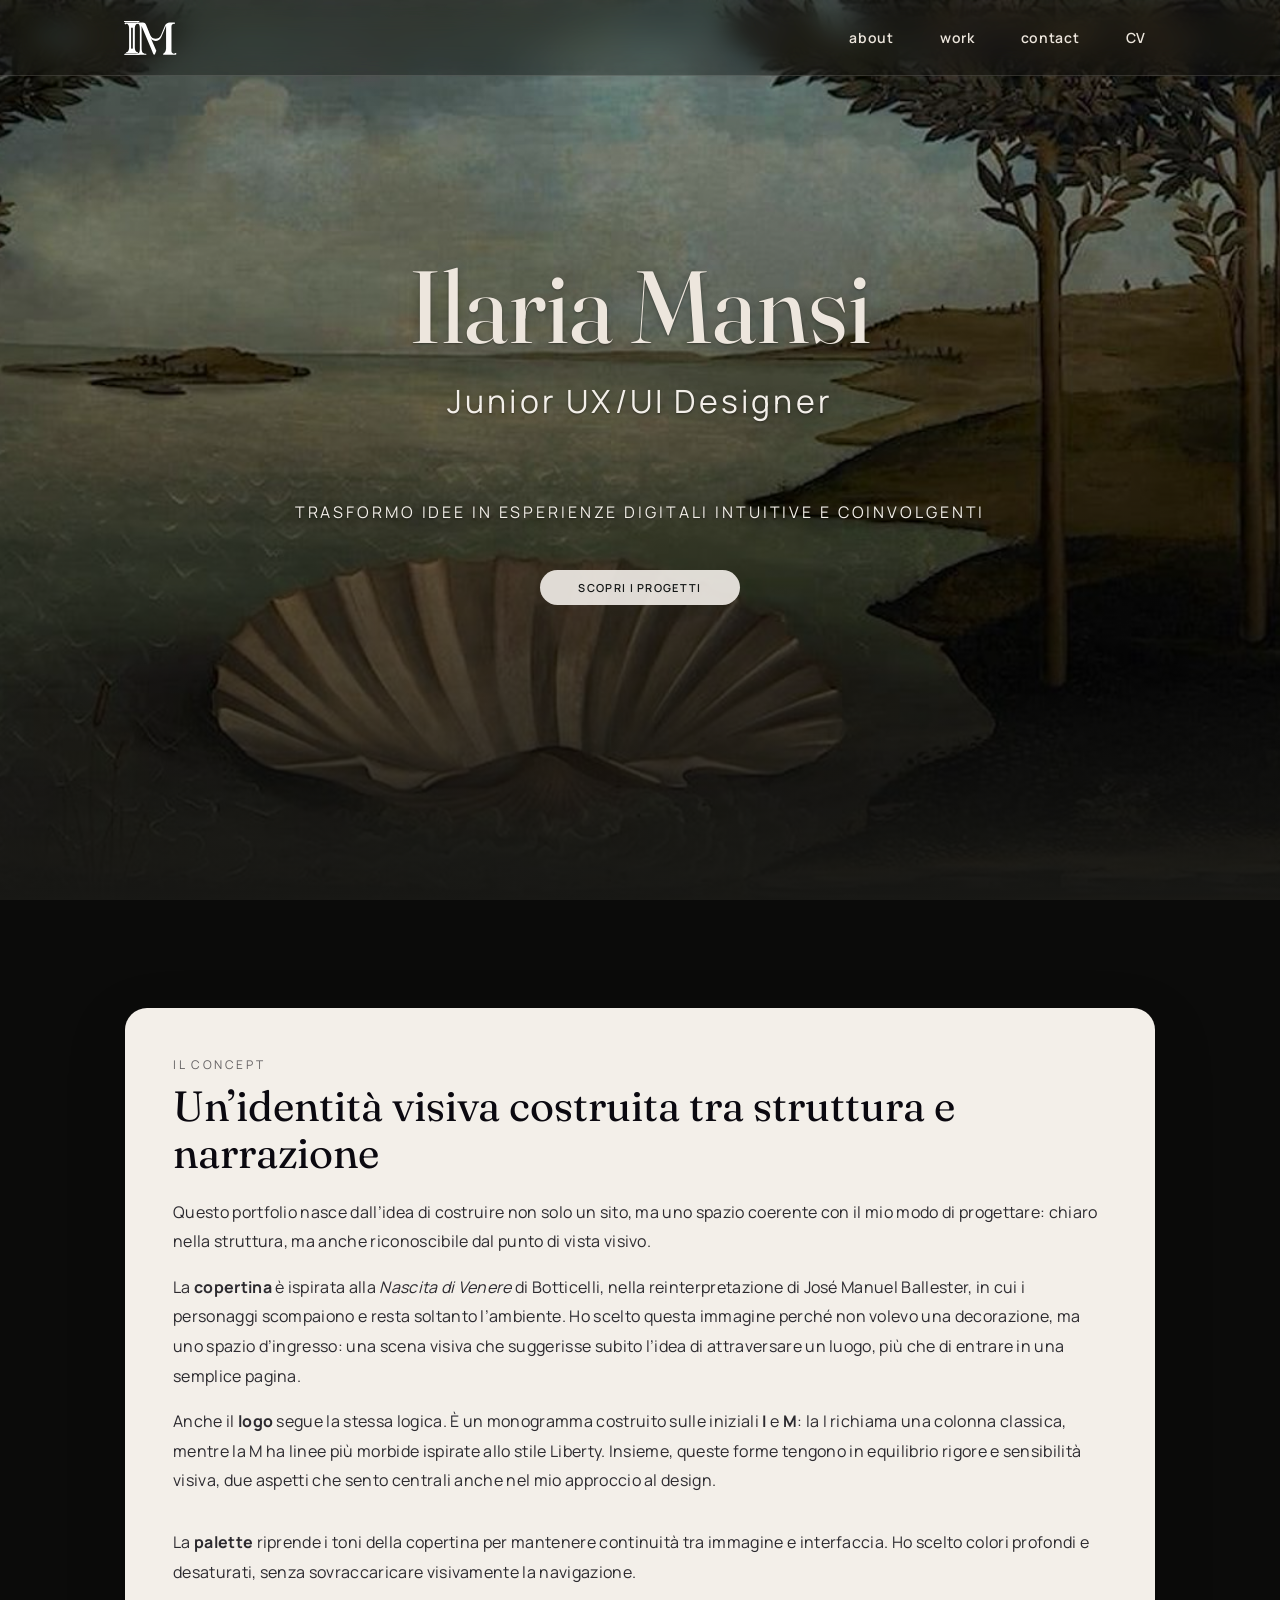
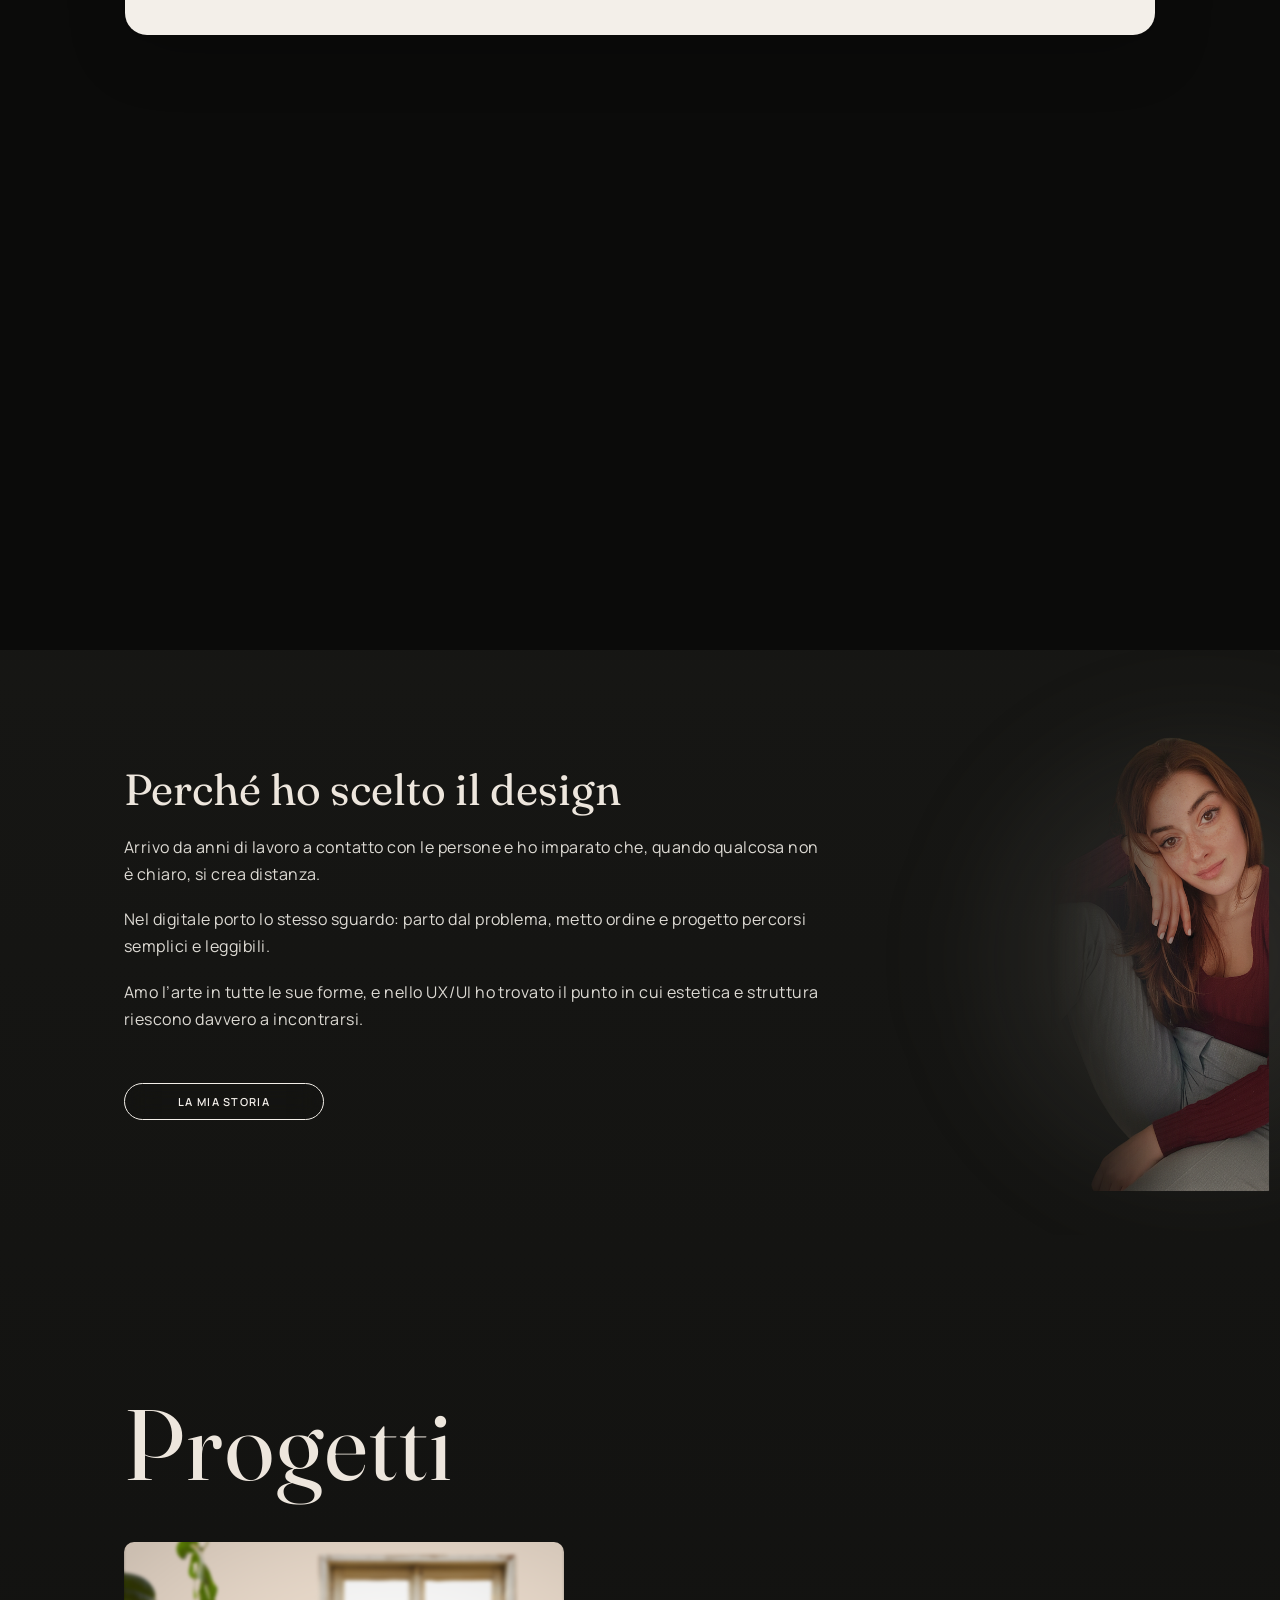
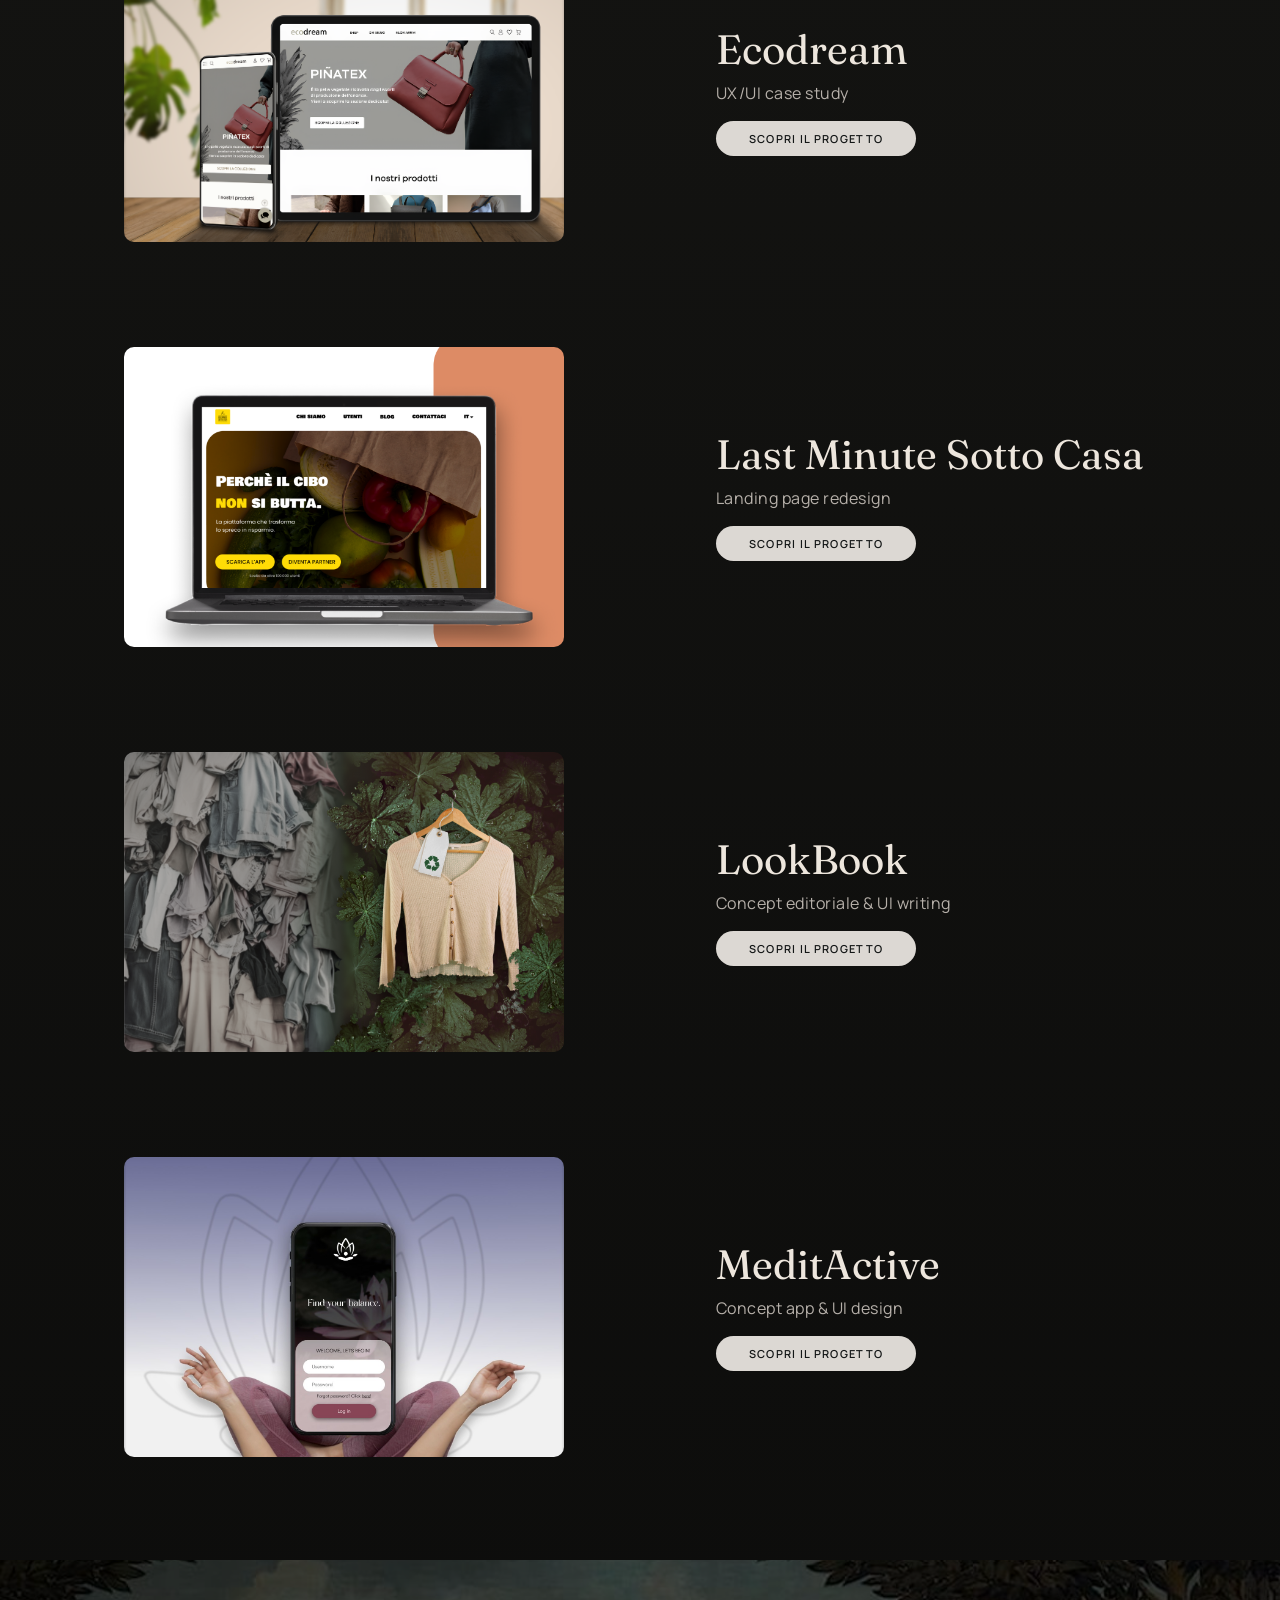
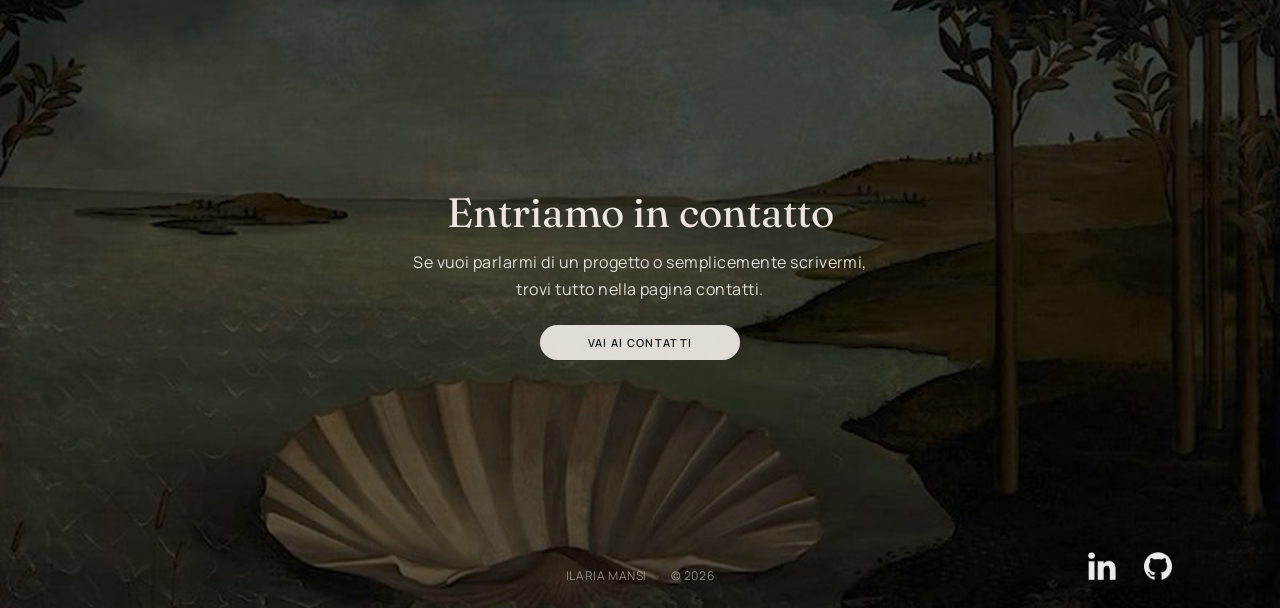
<file: index.html>
<!doctype html>
<html lang="it">
<head>
  <meta charset="utf-8" />
  <meta name="viewport" content="width=device-width, initial-scale=1" />
  <title>Ilaria Mansi – Home</title>
 <meta property="og:title" content="Ilaria Mansi – Junior UX/UI Designer">
<meta property="og:description" content="Portfolio UX/UI con case study di redesign, ricerca utenti e progettazione di interfacce digitali.">
<meta property="og:image" content="https://ilariamansi.github.io/im.portfolio/assets/img/preview/cover-preview.png">
<meta property="og:url" content="https://ilariamansi.github.io/im.portfolio/">
<meta property="og:type" content="website">
<meta property="og:site_name" content="Ilaria Mansi Portfolio">

  <link rel="preconnect" href="https://fonts.googleapis.com">
<link rel="preconnect" href="https://fonts.gstatic.com" crossorigin>
<link href="https://fonts.googleapis.com/css2?family=Fraunces:opsz,wght@9..144,300;9..144,400;9..144,600&family=Manrope:wght@300;400;500;600;700&display=swap" rel="stylesheet">
  <link rel="stylesheet" href="css/style.css">
<link rel="icon" href="assets/img/favicon/favicon.png" sizes="any">

</head>

<body class="is-home">
 <div id="top"></div> 
  
  <!-- NAV -->
 <header class="nav" role="banner">
  <div class="container nav__inner">
    <a class="nav__logo" href="#top" aria-label="Home">
      <img class="logo is-mark" src="assets/img/logo/im-mark-light.svg" alt="IM">
      <img class="logo is-word" src="assets/img/logo/im-wordmark-light.svg" alt="Ilaria Mansi">
    </a>

    <nav class="nav__links" aria-label="Menu principale">
      <a href="about.html">about</a>
      <a href="index.html#projects">work</a>
      <a href="contact.html">contact</a>
      <a href="cv.html">CV</a>
    </nav>

    <input class="navToggle" type="checkbox" id="navToggle">

    <label class="nav__burger" for="navToggle" aria-label="Apri menu">
      <span class="nav__burgerIcon" aria-hidden="true"></span>
    </label>
  </div>
</header>

<div class="navOverlay" aria-hidden="true">
  <nav class="navOverlay__panel" aria-label="Menu mobile">
    <a href="about.html">about</a>
    <a href="index.html#projects">work</a>
    <a href="contact.html">contact</a>
    <a href="cv.html">CV</a>
  </nav>
</div>
  

 <!-- HERO (sezione separata, mantiene arch come sfondo) -->
<section class="heroConcept">
  <div class="heroConcept__media">
    <img
      src="assets/img/home/art.jpg"
      alt="Scenario ispirato alla Nascita di Venere"
      class="heroConcept__image"
    />
    <div class="heroConcept__overlay"></div>

    <div class="heroConcept__intro container">
      <div class="heroConcept__introInner">
        <h1 class="heroConcept__title">Ilaria Mansi</h1>
        <p class="heroConcept__sub">Junior UX/UI Designer</p>
        <p class="heroConcept__statement">
          Trasformo idee in esperienze digitali intuitive e coinvolgenti
        </p>
         <div class="heroConcept__cta">
        <a class="btn btn--primary" href="#projects">SCOPRI I PROGETTI</a>
        </div>
        
      </div>
    </div>
  </div>

  <div class="heroConcept__panelWrap">
  <div class="heroConcept__panel">
    <p class="heroConcept__panelKicker">Il concept</p>

    <h2 class="heroConcept__panelTitle">
     Un’identità visiva costruita tra struttura e narrazione
    </h2>

    <div class="heroConcept__panelText">
      <p>
        Questo portfolio nasce dall’idea di costruire non solo un sito, ma uno spazio coerente con il mio modo di progettare: chiaro nella struttura, ma anche riconoscibile dal punto di vista visivo.
      </p>

      <p>
        La <strong>copertina</strong> è ispirata alla <em>Nascita di Venere</em> di Botticelli, nella reinterpretazione di José Manuel Ballester, in cui i personaggi scompaiono e resta soltanto l’ambiente. Ho scelto questa immagine perché non volevo una decorazione, ma uno spazio d’ingresso: una scena visiva che suggerisse subito l’idea di attraversare un luogo, più che di entrare in una semplice pagina.
      </p>

      <p>
         Anche il <strong>logo</strong> segue la stessa logica. È un monogramma costruito sulle iniziali <strong>I</strong> e <strong>M</strong>: la I richiama una colonna classica, mentre la M ha linee più morbide ispirate allo stile Liberty. Insieme, queste forme tengono in equilibrio rigore e sensibilità visiva, due aspetti che sento centrali anche nel mio approccio al design.
      </p>

      <p>
        <p>
   La <strong>palette</strong> riprende i toni della copertina per mantenere continuità tra immagine e interfaccia. Ho scelto colori profondi e desaturati, senza sovraccaricare visivamente la navigazione.
</p>
    </div>
  </div>
</div>
</section>

<!-- SALOTTO (sezione separata, statica, senza step/opacity) -->
<section class="salottoSection" aria-label="Salotto">
  <div class="container salotto">
    
    <div class="salotto__stack">
      <h2 class="salotto__h2">Perché ho scelto il design</h2>

      <p class="salotto__p">
        Arrivo da anni di lavoro a contatto con le persone e ho imparato che, quando qualcosa non è chiaro, si crea distanza.
      </p>

      <p class="salotto__p">
        Nel digitale porto lo stesso sguardo: parto dal problema, metto ordine e progetto percorsi semplici e leggibili.
      </p>

      <p class="salotto__p">
        Amo l’arte in tutte le sue forme, e nello UX/UI ho trovato il punto in cui estetica e struttura riescono davvero a incontrarsi.
      </p>
      <div class="salotto__cta">
        <a class="btn btn--secondary" href="about.html">LA MIA STORIA</a>
      </div>
    </div>

    <figure class="salotto__portrait" aria-hidden="true">
      <img src="assets/img/home/foto.png" alt="">
    </figure>
 </div>
</section>

<!-- CONTENUTO NORMALE DOPO -->
<main class="content">
  <section id="projects" class="projects" aria-label="Projects">
    <div class="container">
      <h2 class="projects__title">Progetti</h2>
    </div>


      <section class="projectStep">
  <div class="container">
    <article class="projectCard">
      <a class="projectCard__media" href="project/ecodream/">
        <img src="assets/img/home/cover-ecodream.jpg" alt="Ecodream">
      </a>
      <div class="projectCard__info">
        <h3 class="projectCard__name">Ecodream</h3>
        <p class="projectCard__meta">UX/UI case study</p>
        <a class="btn btn--primary" href="project/ecodream/">SCOPRI IL PROGETTO</a>
      </div>
    </article>
  </div>
</section>

<section class="projectStep">
  <div class="container">
    <article class="projectCard">
      <a class="projectCard__media" href="project/lmsc/">
        <img src="assets/img/home/cover-lmsc.jpg" alt="Last Minute Sotto Casa">
      </a>
      <div class="projectCard__info">
        <h3 class="projectCard__name">Last Minute Sotto Casa</h3>
        <p class="projectCard__meta">Landing page redesign</p>
        <a class="btn btn--primary" href="project/lmsc/">SCOPRI IL PROGETTO</a>
      </div>
    </article>
  </div>
</section>

<section class="projectStep">
  <div class="container">
    <article class="projectCard">
      <a class="projectCard__media" href="project/lookbook/">
        <img src="assets/img/home/cover-lookbook.jpg" alt="LookBook">
      </a>
      <div class="projectCard__info">
        <h3 class="projectCard__name">LookBook</h3>
        <p class="projectCard__meta">Concept editoriale & UI writing</p>
        <a class="btn btn--primary" href="project/lookbook/">SCOPRI IL PROGETTO</a>
      </div>
    </article>
  </div>
</section>

<section class="projectStep">
  <div class="container">
    <article class="projectCard">
      <a class="projectCard__media" href="project/meditactive/">
        <img src="assets/img/home/cover-meditactive.jpg" alt="MeditActive">
      </a>
      <div class="projectCard__info">
        <h3 class="projectCard__name">MeditActive</h3>
        <p class="projectCard__meta">Concept app & UI design</p>
        <a class="btn btn--primary" href="./project/meditactive/">SCOPRI IL PROGETTO</a>
      </div>
    </article>
  </div>
</section>

  </main>

<footer class="footer footer--simple" id="contact" aria-labelledby="footerTitle">
  <img class="footer__arch" src="assets/img/home/art.jpg" alt="" aria-hidden="true">

  <div class="footer__inner">
    <h2 id="footerTitle">Entriamo in contatto</h2>
    <p class="footer__text">
      Se vuoi parlarmi di un progetto o semplicemente scrivermi, <br> trovi tutto nella pagina contatti.
    </p>

    <div class="footer__actions">
      <a class="btn btn--primary" href="contact.html">VAI AI CONTATTI</a>
    </div>

    <div class="footer__social" aria-label="Social">
  <a class="iconBtn" href="https://www.linkedin.com/in/ilaria-mansi/" target="_blank" rel="noopener" aria-label="LinkedIn">
    <img src="assets/img/home/linkedin.png" alt="">
  </a>

  <a class="iconBtn" href="https://github.com/ilariamansi/im.portfolio.git" target="_blank" rel="noopener" aria-label="GitHub">
    <img src="assets/img/home/github.png" alt="">
  </a>
</div>

   <div class="footer__meta">
  <a class="footer__copy" href="#top">ILARIA MANSI</a>
  <span class="footer__sep" aria-hidden="true">·</span>
  <span class="footer__copy">© 2026</span>
</div>
  </div>
</footer>

  
</body>
</html>
<!-- deploy -->
</file>
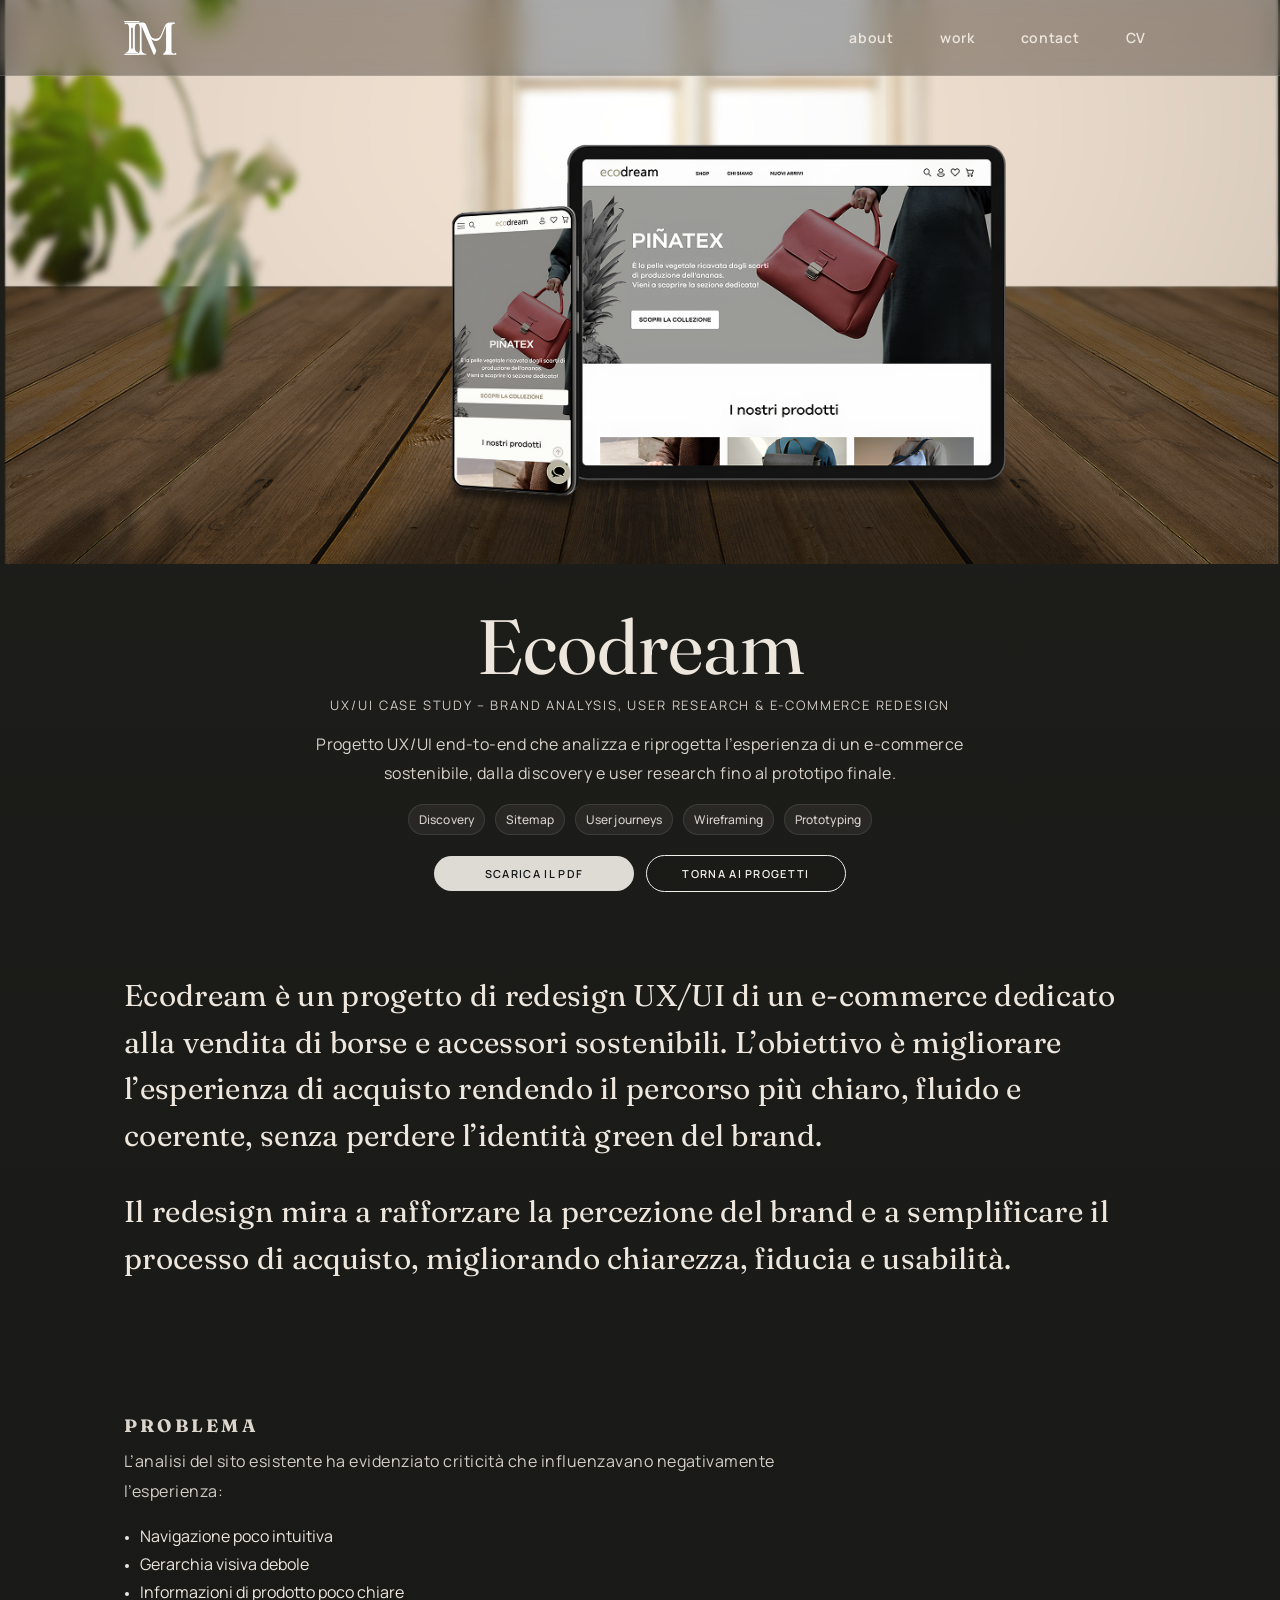
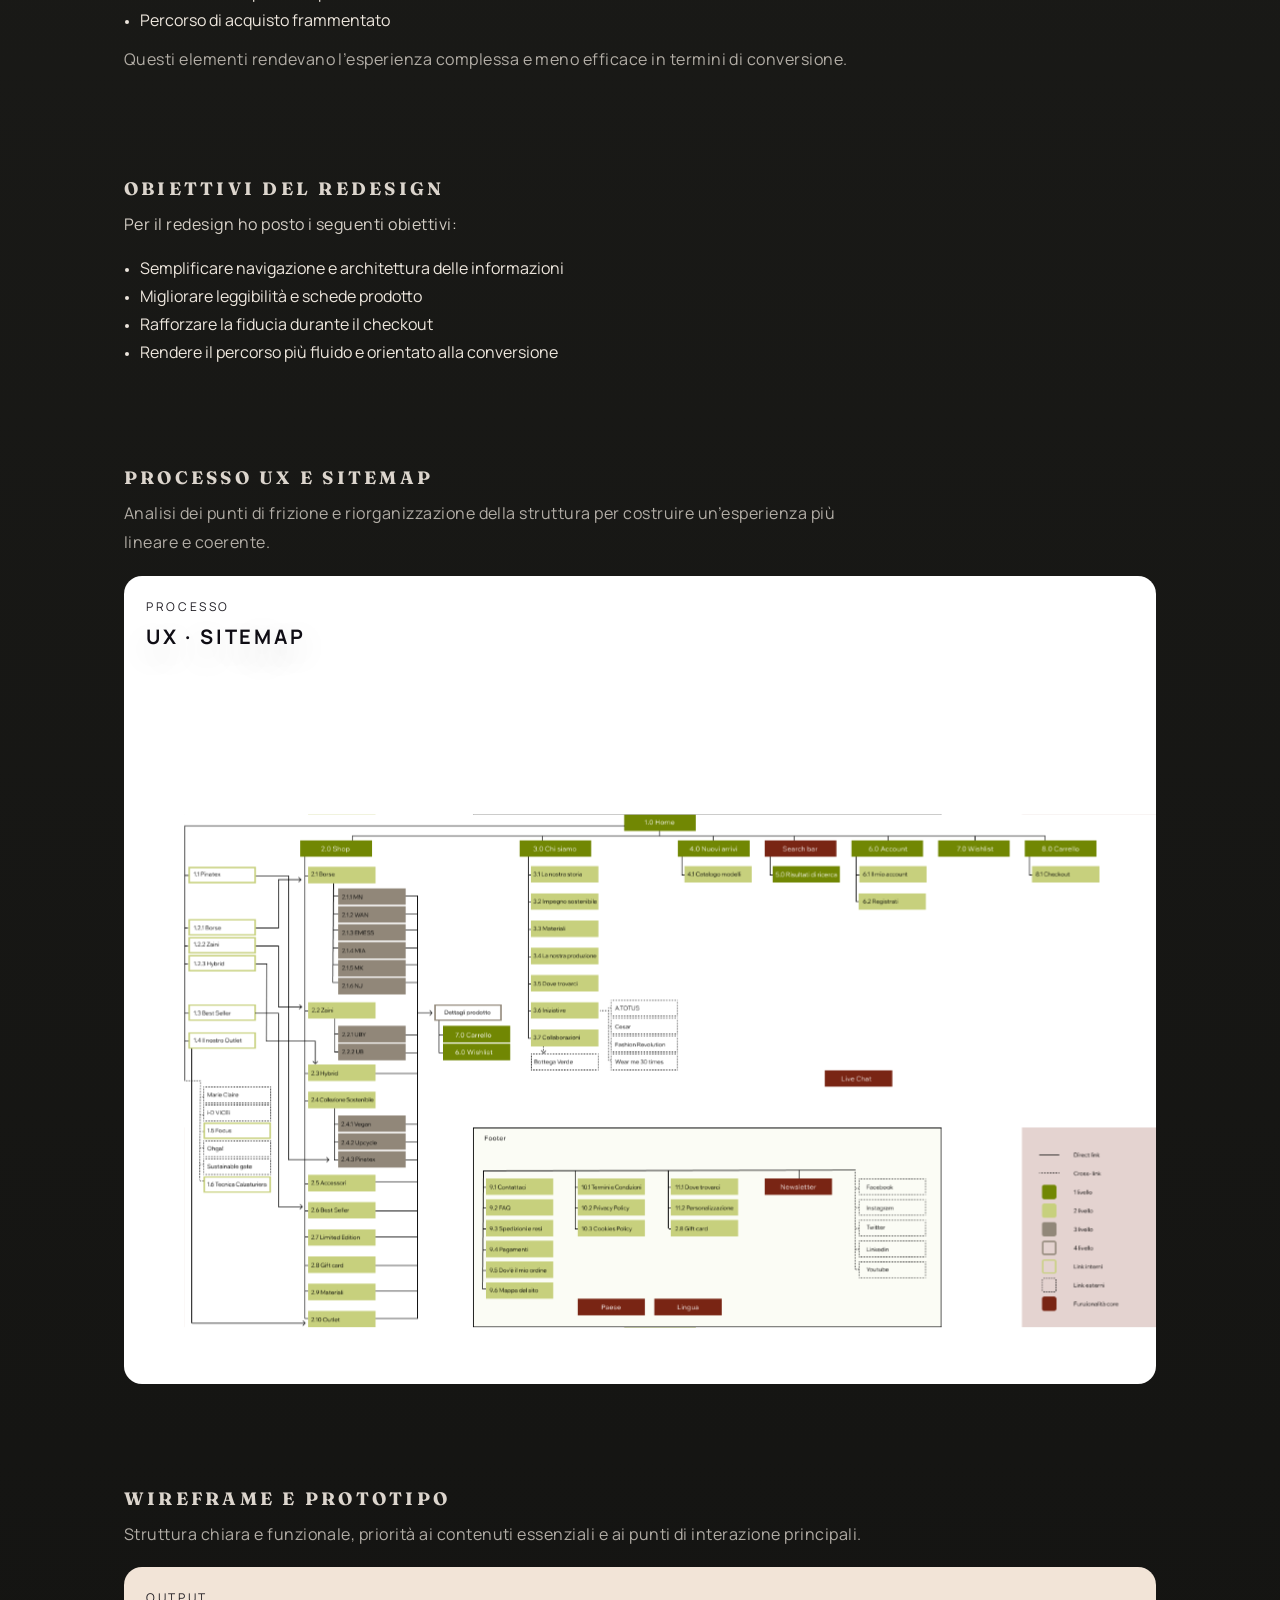
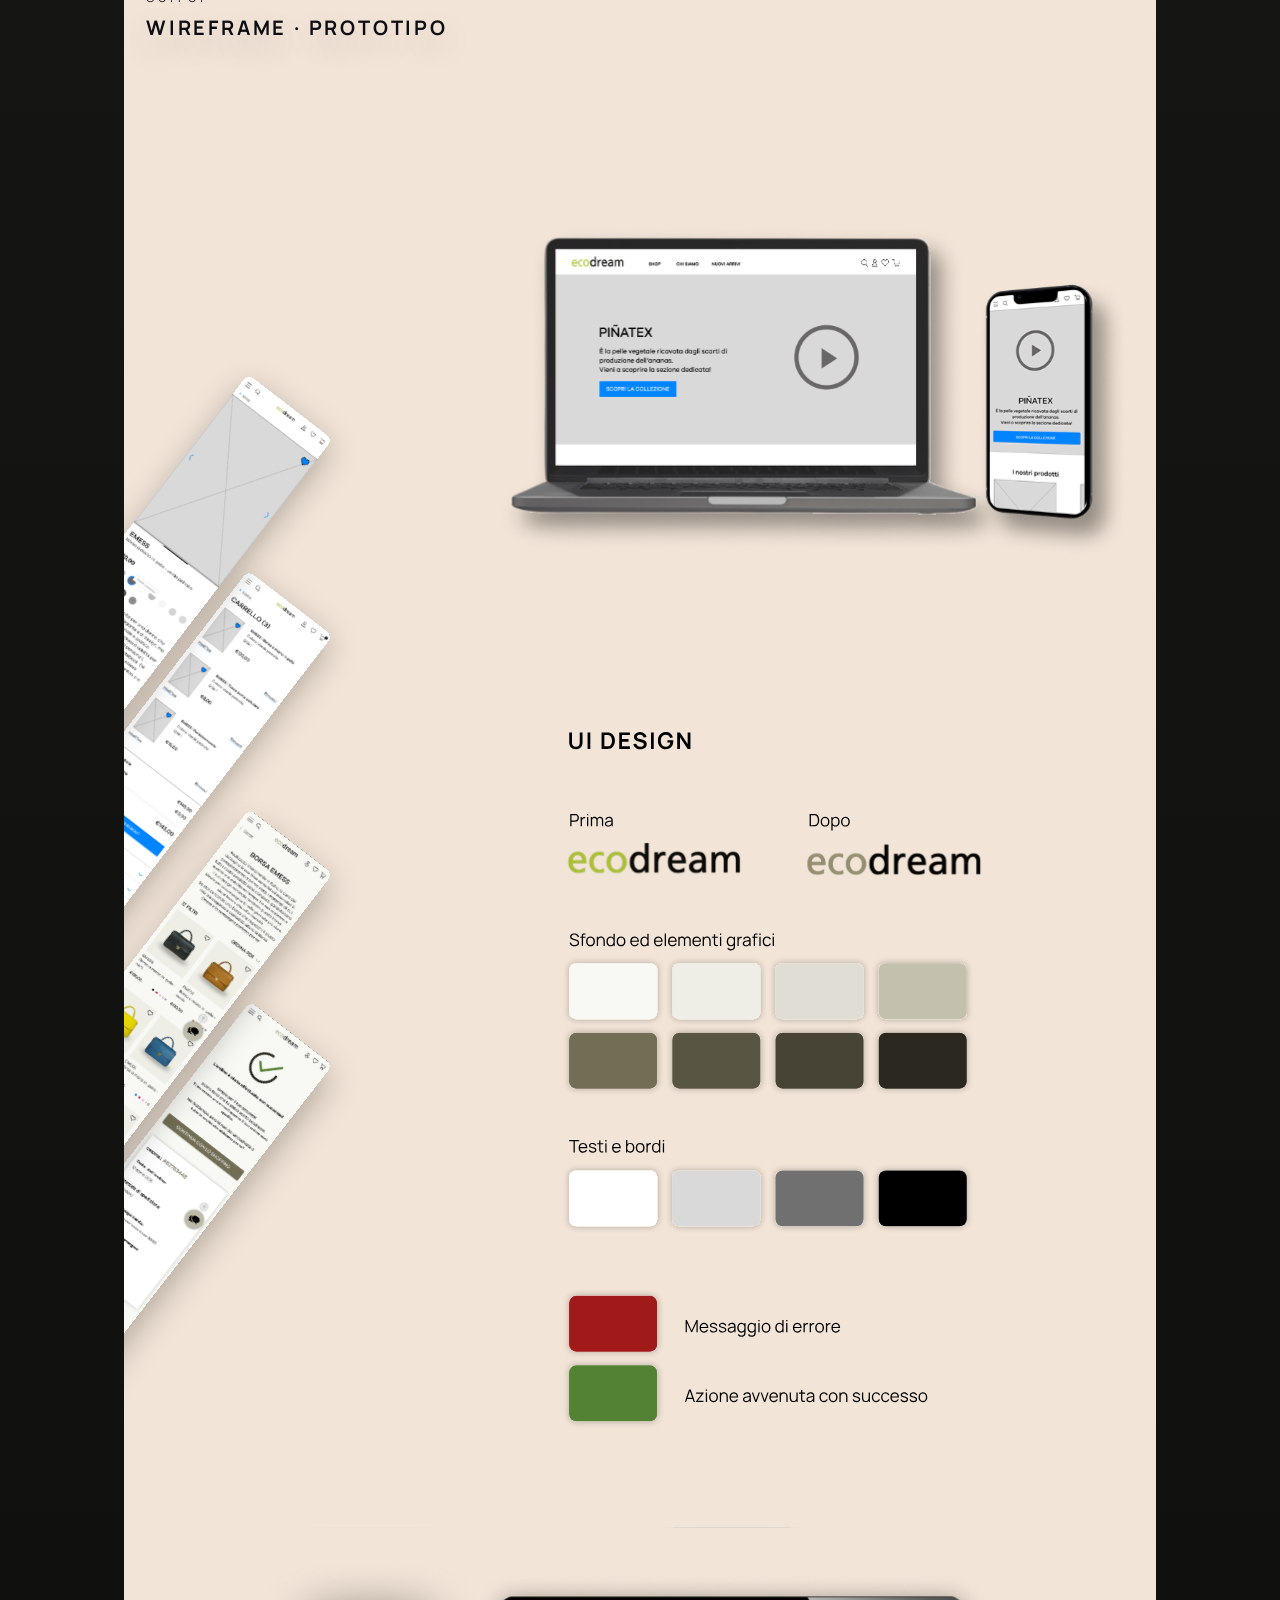
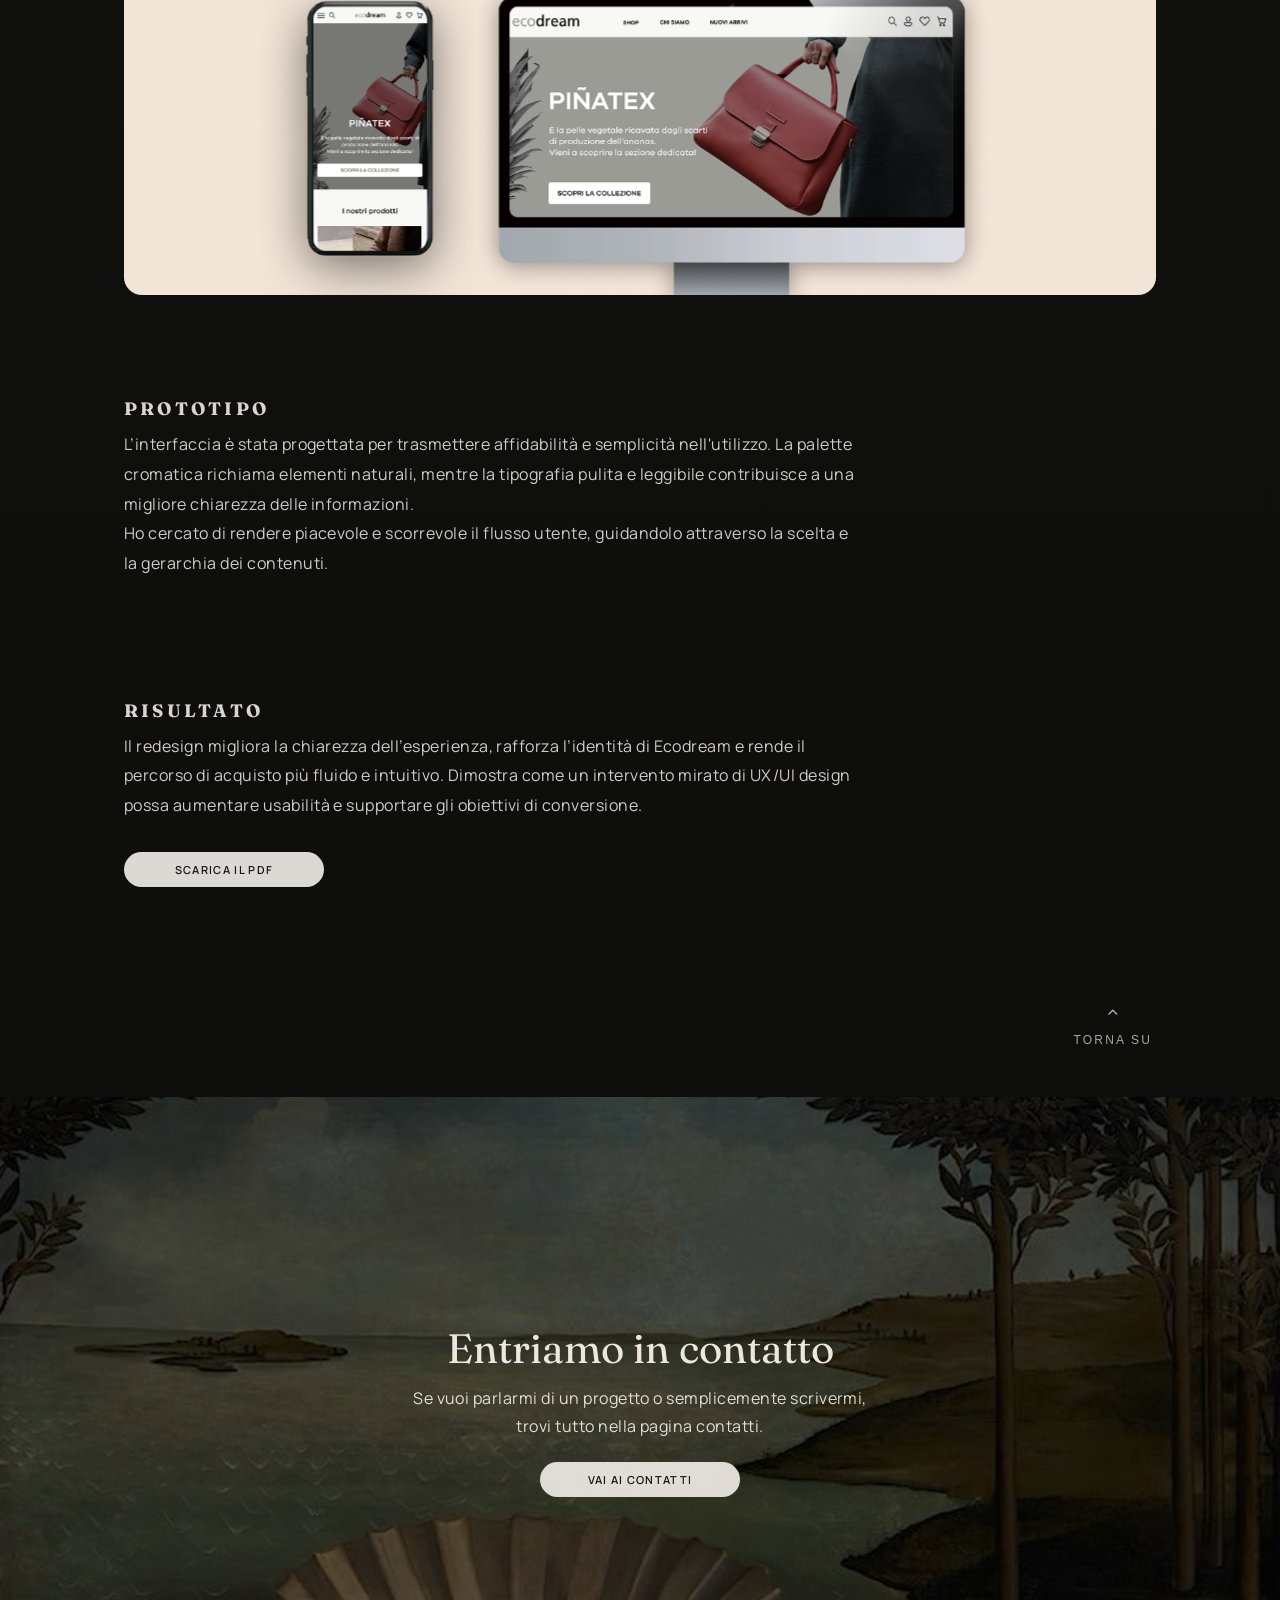
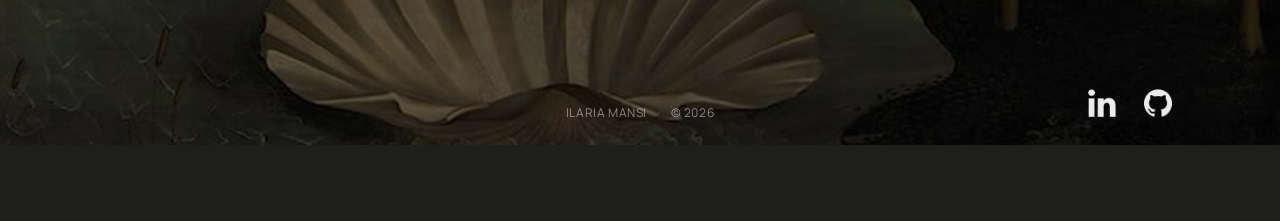
<file: project/ecodream/index.html>
<!doctype html>
<html lang="it">
<head>
  <meta charset="utf-8" />
  <meta name="viewport" content="width=device-width, initial-scale=1" />
  <title>Ilaria Mansi - Ecodream</title>
<meta property="og:title" content="Ecodream – UX/UI Case Study">
<meta property="og:description" content="Redesign UX/UI di un e-commerce sostenibile: brand analysis, user research, architettura dell’informazione, wireframe e prototipo.">
<meta property="og:image" content="https://ilariamansi.github.io/im.portfolio/assets/img/home/cover-ecodream.jpg">
<meta property="og:url" content="https://ilariamansi.github.io/im.portfolio/project/ecodream/">
<meta property="og:type" content="article">
<meta property="og:site_name" content="Ilaria Mansi Portfolio">
  
  <link rel="preconnect" href="https://fonts.googleapis.com">
  <link rel="preconnect" href="https://fonts.gstatic.com" crossorigin>
  <link href="https://fonts.googleapis.com/css2?family=Fraunces:opsz,wght@9..144,300;9..144,400;9..144,600;9..144,700&family=Manrope:wght@300;400;500;600;700&display=swap" rel="stylesheet">
<link rel="icon" href="assets/img/favicon/favicon.png" sizes="any">

  <link rel="stylesheet" href="../../css/style.css">
  <link rel="stylesheet" href="../../css/project.css">
</head>

<body>
 <div id="top"></div>

   <!-- NAV -->
 <header class="nav" role="banner">
  <div class="container nav__inner">
    <a class="nav__logo" href="../../index.html#top" aria-label="Home">
      <img class="logo is-mark" src="../../assets/img/logo/im-mark-light.svg" alt="IM">
      <img class="logo is-word" src="../../assets/img/logo/im-wordmark-light.svg" alt="Ilaria Mansi">
    </a>

    <nav class="nav__links" aria-label="Menu principale">
      <a href="../../about.html">about</a>
      <a href="../../index.html#projects">work</a>
      <a href="../../contact.html">contact</a>
      <a href="../../cv.html">CV</a>
    </nav>

    <input class="navToggle" type="checkbox" id="navToggle">

    <label class="nav__burger" for="navToggle" aria-label="Apri menu">
      <span class="nav__burgerIcon" aria-hidden="true"></span>
    </label>
  </div>
</header>

<div class="navOverlay" aria-hidden="true">
  <nav class="navOverlay__panel" aria-label="Menu mobile">
    <a href="../../about.html">about</a>
    <a href="../../index.html#projects">work</a>
    <a href="../../contact.html">contact</a>
    <a href="../../cv.html">CV</a>
  </nav>
</div>

  <main class="project project--ecodream" id="top">

  <!-- HERO (identica agli altri progetti) -->
  <section class="pHero" aria-label="Ecodream">
    <figure class="pHero__media">
      <img src="../../assets/img/projects/ecodream/cover-ecodream.png" alt="Cover Ecodream">
    </figure>

    <div id="start"></div>

    <div class="pWrap">
      <div class="pHero__copy">
        <h1 class="pTitle">Ecodream</h1>
        <p class="pSubtitle">UX/UI case study – brand analysis, user research &amp; e-commerce redesign</p>

        <p class="pLead">
          Progetto UX/UI end-to-end che analizza e riprogetta l’esperienza di un e-commerce sostenibile, dalla discovery e user research fino al prototipo finale.
        </p>

        <div class="pMeta" aria-label="Strumenti e output">
          <span class="pill">Discovery</span>
          <span class="pill">Sitemap</span>
          <span class="pill">User journeys</span>
          <span class="pill">Wireframing</span>
          <span class="pill">Prototyping</span>
        </div>

   
        <div class="pCtaRow">
          <a class="btn btn--primary" href="../../assets/pdf/ecodream.pdf" target="_blank" rel="noopener">
            SCARICA IL PDF
          </a>
          <a class="btn btn--secondary" href="../../index.html#projects">
            TORNA AI PROGETTI
          </a>
        </div>
      </div>
    </div>
  </section>



  <!-- PRESENTAZIONE -->
 <section class="pSection" aria-label="Presentazione del progetto">
      <div class="pWrap pWrap--narrow">
        <div class="pIntroCenter">
        <div>
          <p class="pIntro">
            Ecodream è un progetto di redesign UX/UI di un e-commerce dedicato alla vendita di borse e accessori sostenibili.
            L’obiettivo è migliorare l’esperienza di acquisto rendendo il percorso più chiaro, fluido e coerente, senza perdere l’identità green del brand.
          </p>
        </div>
        <div>
          <p class="pIntro pIntro--muted">
            Il redesign mira a rafforzare la percezione del brand e a semplificare il processo di acquisto, migliorando chiarezza, fiducia e usabilità.
          </p>
        </div>
      </div>
    </div>
  </section>

  <!-- PROBLEMA -->
  <section class="pSection" aria-label="Problema">
    <div class="pWrap">
      <header class="pHeader">
        <h2 class="pH2">Problema</h2>
        <p class="pText">L’analisi del sito esistente ha evidenziato criticità che influenzavano negativamente l’esperienza:</p>
      </header>

      <ul class="pList">
        <li>Navigazione poco intuitiva</li>
        <li>Gerarchia visiva debole</li>
        <li>Informazioni di prodotto poco chiare</li>
        <li>Percorso di acquisto frammentato</li>
      </ul>

      <p class="pText pText--muted" style="margin-top:14px;">
        Questi elementi rendevano l’esperienza complessa e meno efficace in termini di conversione.
      </p>
    </div>
  </section>

  <!-- OBIETTIVI -->
  <section class="pSection" aria-label="Obiettivi del redesign">
    <div class="pWrap">
      <header class="pHeader">
        <h2 class="pH2">Obiettivi del redesign</h2>
        <p class="pText">Per il redesign ho posto i seguenti obiettivi:</p>
      </header>

      <ul class="pList">
        <li>Semplificare navigazione e architettura delle informazioni</li>
        <li>Migliorare leggibilità e schede prodotto</li>
        <li>Rafforzare la fiducia durante il checkout</li>
        <li>Rendere il percorso più fluido e orientato alla conversione</li>
      </ul>
    </div>
  </section>

  <!-- PROCESSO UX + SITEMAP (NON full-bleed, come gli altri) -->
  <section class="pSection" aria-label="Processo UX e Sitemap">
    <div class="pWrap">
      <header class="pHeader">
        <h2 class="pH2">Processo UX e sitemap</h2>
        <p class="pText pText--muted">
          Analisi dei punti di frizione e riorganizzazione della struttura per costruire un’esperienza più lineare e coerente.
        </p>
      </header>

      <figure class="pFigure">
        <img src="../../assets/img/projects/ecodream/processo ux e sitemap.svg" alt="Processo UX e Sitemap Ecodream">
        <figcaption class="pFigure__cap">
          <span class="pCap__kicker">PROCESSO</span>
          <span class="pCap__title">UX · Sitemap</span>
        </figcaption>
      </figure>
    </div>
  </section>

  <!-- WIREFRAME + PROTOTIPO (NON full-bleed) -->
  <section class="pSection" aria-label="Wireframe e Prototipo">
    <div class="pWrap">
      <header class="pHeader">
        <h2 class="pH2">Wireframe e prototipo</h2>
        <p class="pText pText--muted">
          Struttura chiara e funzionale, priorità ai contenuti essenziali e ai punti di interazione principali.
        </p>
      </header>

      <figure class="pFigure">
        <img src="../../assets/img/projects/ecodream/wireframe e prototipo.svg" alt="Wireframe e prototipo Ecodream">
        <figcaption class="pFigure__cap">
          <span class="pCap__kicker">OUTPUT</span>
          <span class="pCap__title">Wireframe · Prototipo</span>
        </figcaption>
      </figure>
    </div>
  </section>

   <section class="pSection" aria-label="Wireframe e Prototipo">
      <div class="pWrap">
        <header class="pHeader">
          <h2 class="pH2">Prototipo</h2>
          <p class="pText">
          L’interfaccia è stata progettata per trasmettere affidabilità e semplicità nell'utilizzo.
          La palette cromatica richiama elementi naturali, mentre la tipografia pulita e leggibile
          contribuisce a una migliore chiarezza delle informazioni.
          </p>
          <p class="pText">
          Ho cercato di rendere piacevole e scorrevole il flusso utente, guidandolo attraverso la scelta e la gerarchia dei contenuti.
          </p>
        </header>
          </div>
    </section>

    <!-- RISULTATO -->
    <section class="pSection" aria-label="Risultato">
      <div class="pWrap">
        <div class="pUi pUi--single">
          <div class="pUi__copy">
            <h2 class="pH2">Risultato</h2>
            <p class="pText">
              Il redesign migliora la chiarezza dell’esperienza, rafforza l’identità di Ecodream e rende il percorso di acquisto più fluido e intuitivo.
              Dimostra come un intervento mirato di UX/UI design possa aumentare usabilità e supportare gli obiettivi di conversione.
            </p>

            <div class="pUi__cta">
              <a class="btn btn--primary" href="../../assets/pdf/ecodream.pdf" target="_blank" rel="noopener">
                SCARICA IL PDF
              </a>
            </div>
          </div>
        </div>
      </div>
    </section>

  </main>


<div class="backTop">
  <a href="#start">
    <span class="backTop__arrow">^</span>
    <span class="backTop__text">torna su</span>
  </a>
</div>

  <!-- FOOTER -->
  <footer class="footer footer--simple" id="contact" aria-labelledby="footerTitle">
  <img class="footer__arch" src="../../assets/img/home/art.jpg" alt="" aria-hidden="true">

  <div class="footer__inner">
    <h2 id="footerTitle">Entriamo in contatto</h2>
    <p class="footer__text">
      Se vuoi parlarmi di un progetto o semplicemente scrivermi, <br> trovi tutto nella pagina contatti.
    </p>

    <div class="footer__actions">
      <a class="btn btn--primary" href="../../contact.html">VAI AI CONTATTI</a>
    </div>

    <div class="footer__social" aria-label="Social">
      <a class="iconBtn" href="https://www.linkedin.com/in/ilaria-mansi/" target="_blank" rel="noopener" aria-label="LinkedIn">
        <img src="../../assets/img/home/linkedin.png" alt="">
      </a>

      <a class="iconBtn" href="https://github.com/ilariamansi/im.portfolio.git" target="_blank" rel="noopener" aria-label="GitHub">
        <img src="../../assets/img/home/github.png" alt="">
      </a>
    </div>

    <div class="footer__meta">
      <a class="footer__copy" href="#top">ILARIA MANSI</a>
      <span class="footer__sep" aria-hidden="true">·</span>
      <span class="footer__copy">© 2026</span>
    </div>
  </div>
</footer>
  
</body>
</html>
</file>
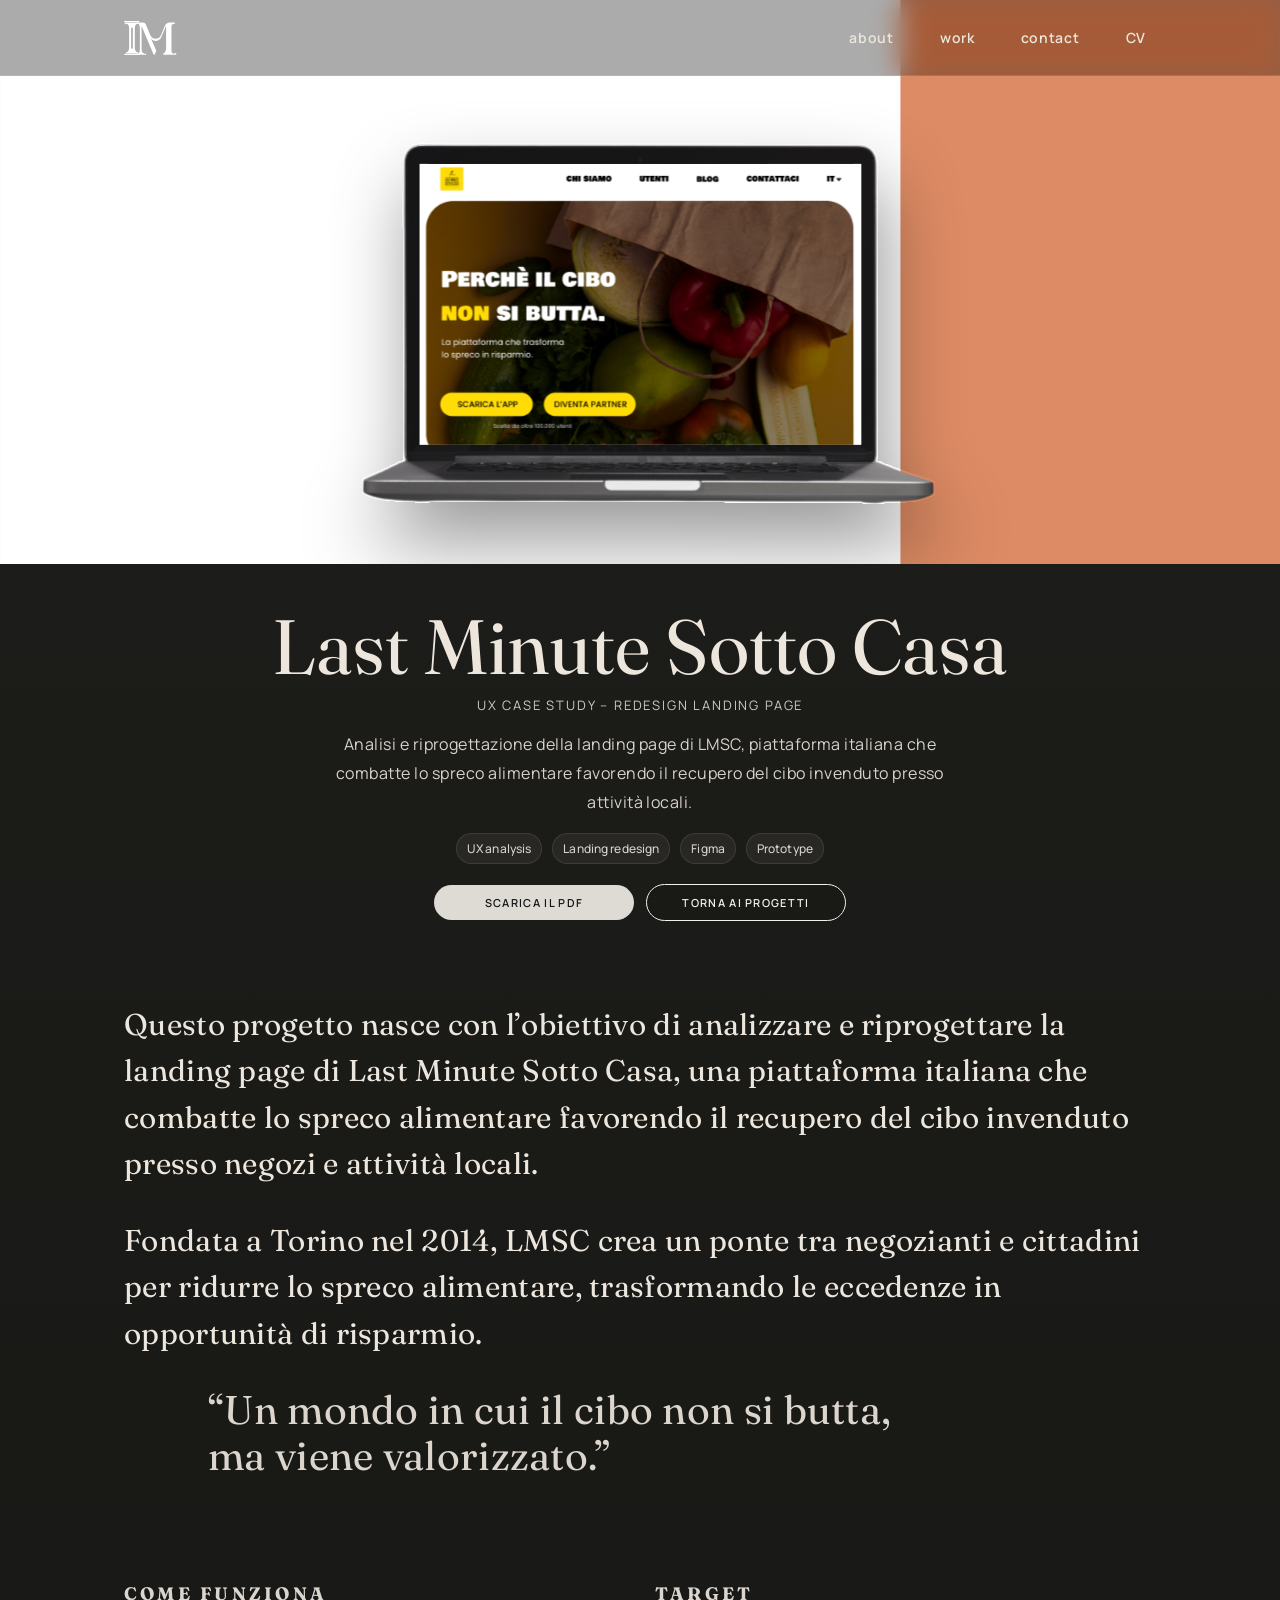
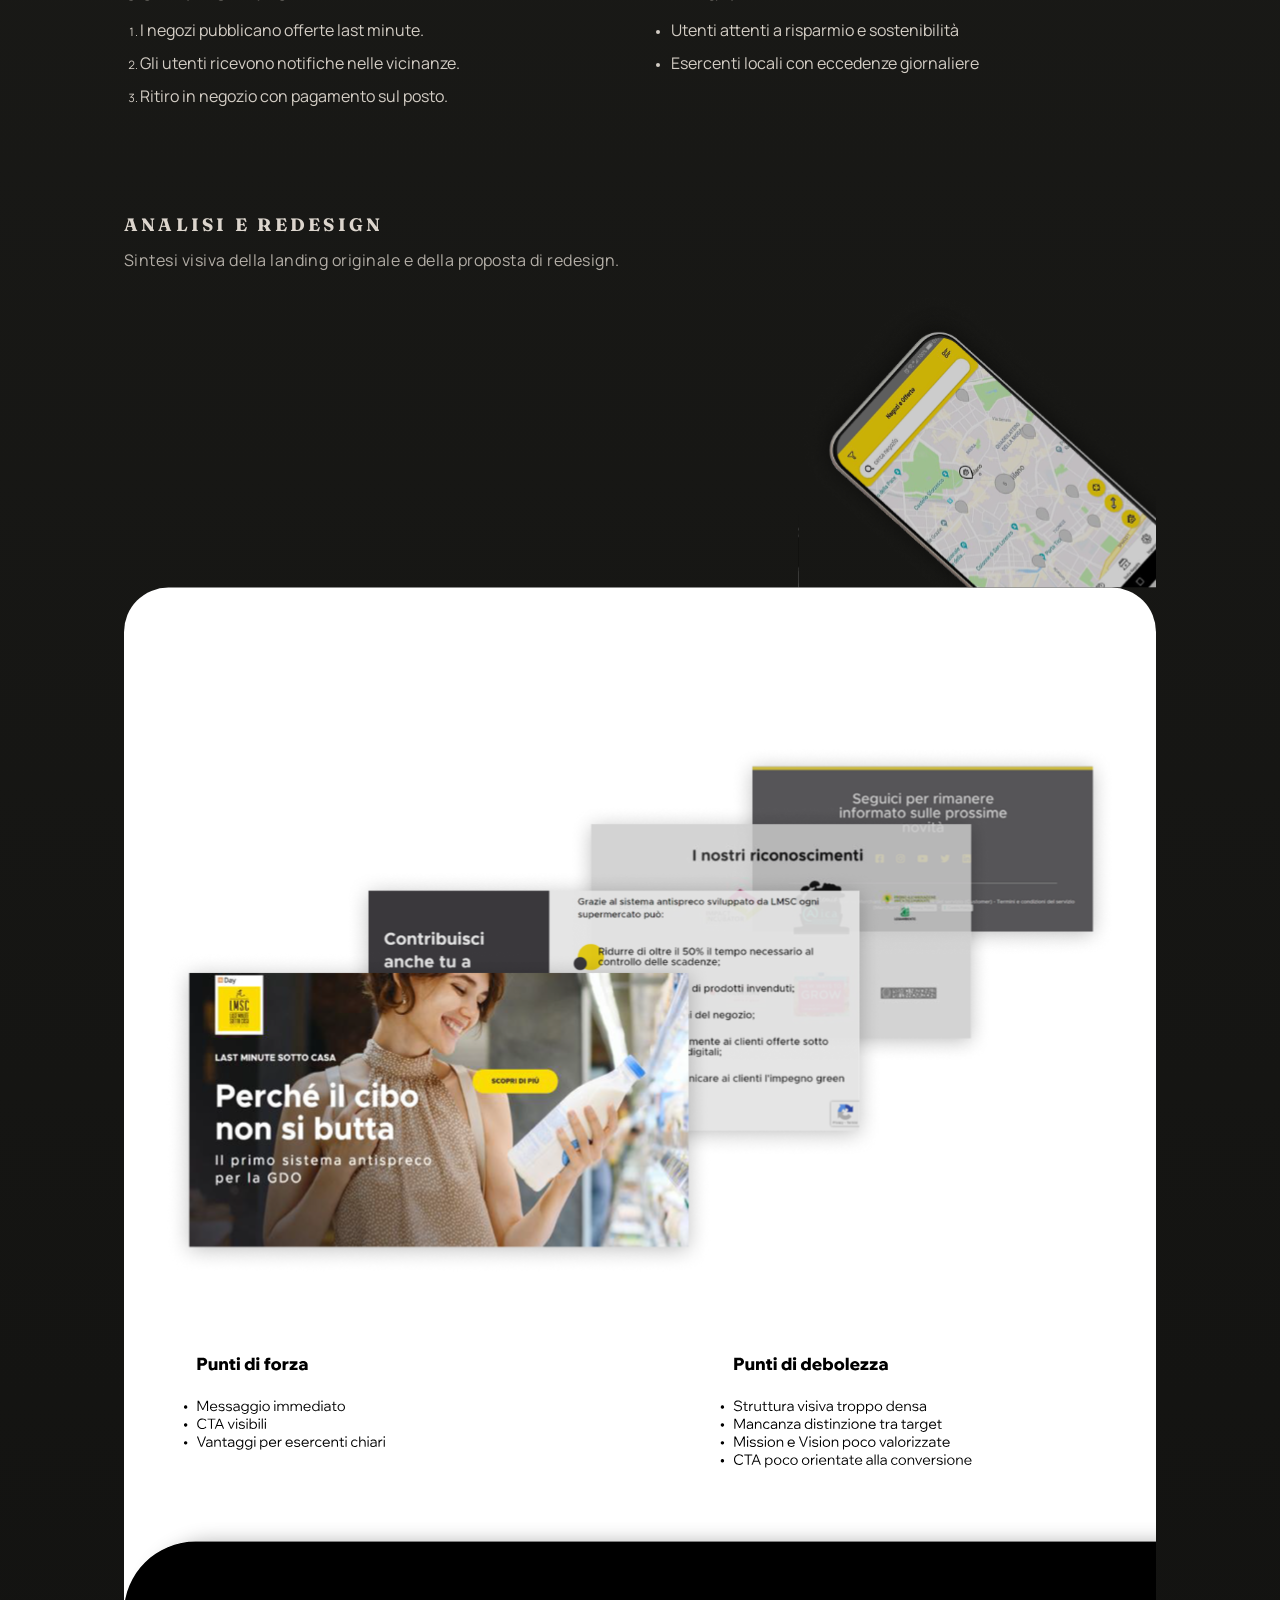
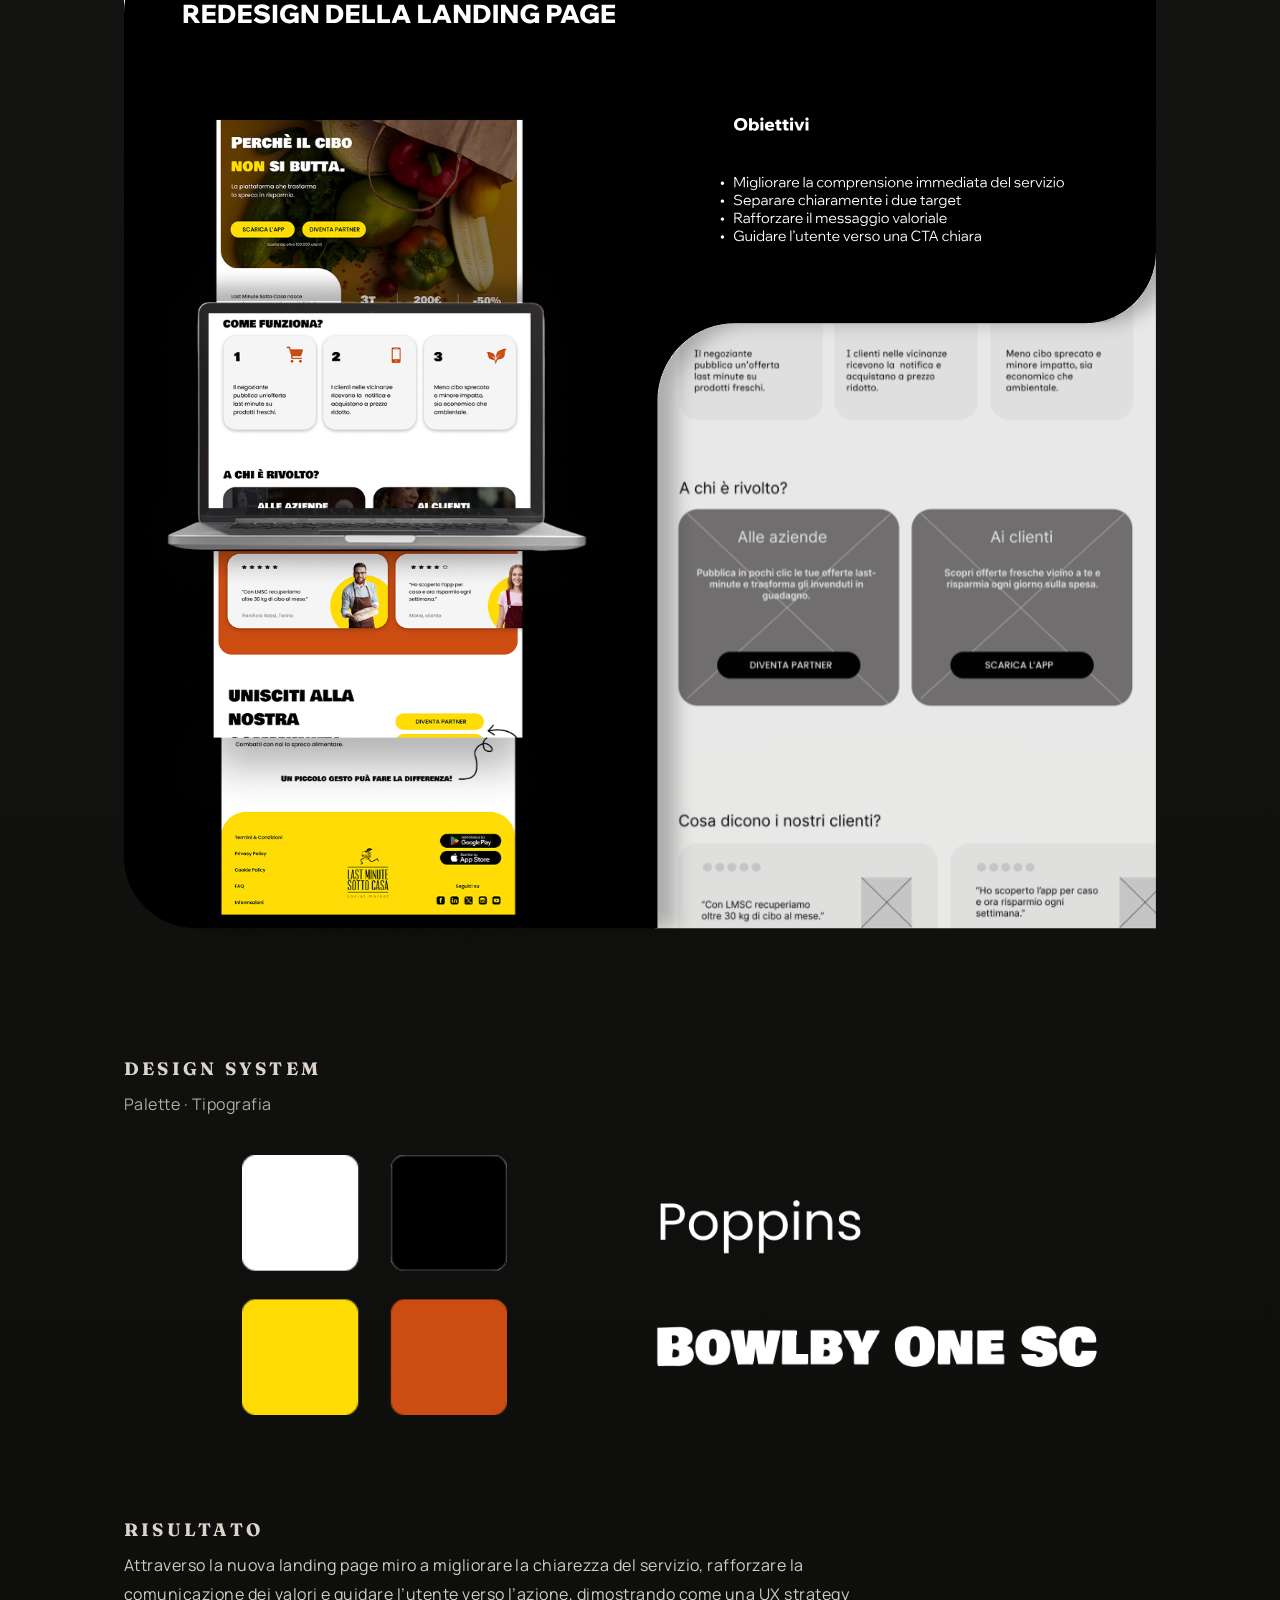
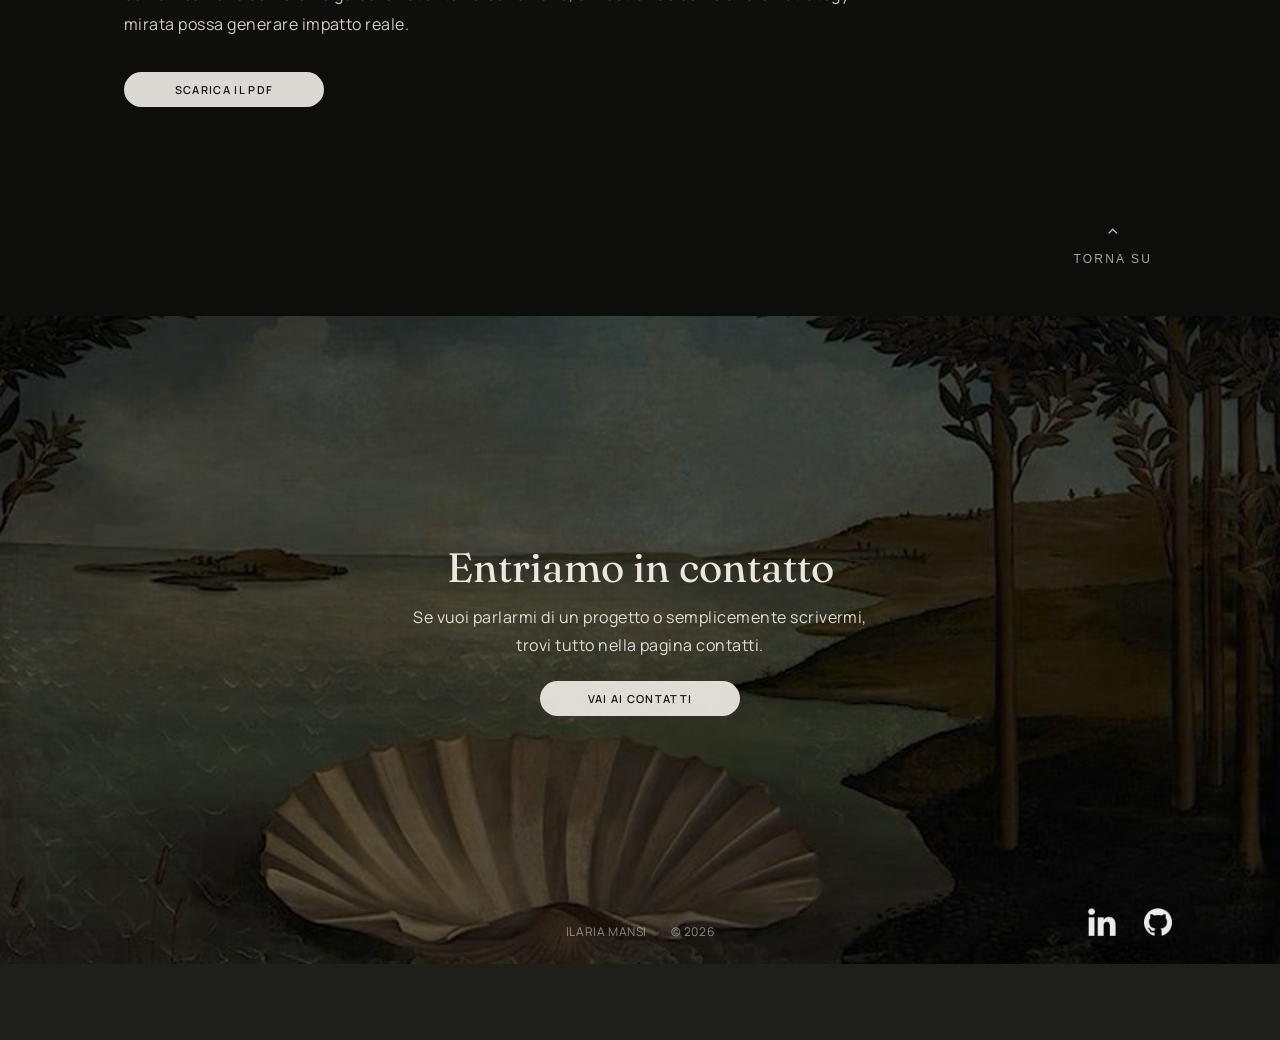
<file: project/lmsc/index.html>
<!doctype html>
<html lang="it">
<head>
  <meta charset="utf-8" />
  <meta name="viewport" content="width=device-width, initial-scale=1" />
  <title>Ilaria Mansi - Last Minute Sotto Casa </title>
<meta property="og:title" content="Last Minute Sotto Casa – UX Case Study">
<meta property="og:description" content="Analisi e redesign della landing page di LMSC per migliorare chiarezza, gerarchia visiva e orientamento all’azione.">
<meta property="og:image" content="https://ilariamansi.github.io/im.portfolio/assets/img/home/cover-lmsc.jpg">
<meta property="og:url" content="https://ilariamansi.github.io/im.portfolio/project/lmsc/">
<meta property="og:type" content="article">
<meta property="og:site_name" content="Ilaria Mansi Portfolio">

  <link rel="preconnect" href="https://fonts.googleapis.com">
  <link rel="preconnect" href="https://fonts.gstatic.com" crossorigin>
  <link href="https://fonts.googleapis.com/css2?family=Fraunces:opsz,wght@9..144,300;9..144,400;9..144,600;9..144,700&family=Manrope:wght@300;400;500;600;700&display=swap" rel="stylesheet">
<link rel="icon" href="assets/img/favicon/favicon.png" sizes="any">

  <link rel="stylesheet" href="../../css/style.css">
  <link rel="stylesheet" href="../../css/project.css">
</head>

<body>
  <div id="top"></div>

   <!-- NAV -->
 <header class="nav" role="banner">
  <div class="container nav__inner">
    <a class="nav__logo" href="../../index.html#top" aria-label="Home">
      <img class="logo is-mark" src="../../assets/img/logo/im-mark-light.svg" alt="IM">
      <img class="logo is-word" src="../../assets/img/logo/im-wordmark-light.svg" alt="Ilaria Mansi">
    </a>

    <nav class="nav__links" aria-label="Menu principale">
      <a href="../../about.html">about</a>
      <a href="../../index.html#projects">work</a>
      <a href="../../contact.html">contact</a>
      <a href="../../cv.html">CV</a>
    </nav>

    <input class="navToggle" type="checkbox" id="navToggle">

    <label class="nav__burger" for="navToggle" aria-label="Apri menu">
      <span class="nav__burgerIcon" aria-hidden="true"></span>
    </label>
  </div>
</header>

<div class="navOverlay" aria-hidden="true">
  <nav class="navOverlay__panel" aria-label="Menu mobile">
    <a href="../../about.html">about</a>
    <a href="../../index.html#projects">work</a>
    <a href="../../contact.html">contact</a>
    <a href="../../cv.html">CV</a>
  </nav>
</div>

  <main class="project project--lmsc" id="top">

    <!-- HERO -->
    <section class="pHero" aria-label="Last Minute Sotto Casa">
      <figure class="pHero__media">
        <img src="../../assets/img/projects/lmsc/cover-lmsc.svg" alt="Cover Last Minute Sotto Casa">
      </figure>

      <div id="start"></div>
      
      <div class="pWrap">
        <div class="pHero__copy">
          <h1 class="pTitle">Last Minute Sotto Casa</h1>
          <p class="pSubtitle">UX case study – redesign landing page</p>

          <p class="pLead">
            Analisi e riprogettazione della landing page di LMSC, piattaforma italiana che combatte lo spreco alimentare
            favorendo il recupero del cibo invenduto presso attività locali.
          </p>

          <div class="pMeta" aria-label="Strumenti e output">
            <span class="pill">UX analysis</span>
            <span class="pill">Landing redesign</span>
            <span class="pill">Figma</span>
            <span class="pill">Prototype</span>
          </div>

          <div class="pCtaRow">
            <a class="btn btn--primary" href="../../assets/pdf/lmsc.pdf" target="_blank" rel="noopener">
              SCARICA IL PDF
            </a>
            <a class="btn btn--secondary" href="../../index.html#projects">
              TORNA AI PROGETTI
            </a>
          </div>
        </div>
      </div>
    </section>

    <!-- INTRO -->
    <section class="pSection" aria-label="Presentazione del progetto">
      <div class="pWrap pWrap--narrow">
        <div class="pIntroCenter">
          <p>
            Questo progetto nasce con l’obiettivo di analizzare e riprogettare la landing page di Last Minute Sotto Casa,
            una piattaforma italiana che combatte lo spreco alimentare favorendo il recupero del cibo invenduto presso negozi e attività locali.
          </p>
          <p>
            Fondata a Torino nel 2014, LMSC crea un ponte tra negozianti e cittadini per ridurre lo spreco alimentare,
            trasformando le eccedenze in opportunità di risparmio.
          </p>
          <p class="pWrap pQuote">“Un mondo in cui il cibo non si butta, ma viene valorizzato.”</p>
        </div>
      </div>
    </section>

    <!-- COME FUNZIONA + TARGET -->
    <section class="pSection" aria-label="Funzionamento e Target">
      <div class="pWrap">
        <div class="pTwoCol">
          <div>
            <h2 class="pH2">Come funziona</h2>
            <ol class="pList">
              <li>I negozi pubblicano offerte last minute.</li>
              <li>Gli utenti ricevono notifiche nelle vicinanze.</li>
              <li>Ritiro in negozio con pagamento sul posto.</li>
            </ol>
          </div>

        <div>
           <h2 class="pH2">Target</h2>
            <ul class="pList">
              <li>Utenti attenti a risparmio e sostenibilità</li>
              <li>Esercenti locali con eccedenze giornaliere</li>
            </ul>
          </div>
        </div>
      </div>
    </section>

    <!-- ANALISI + REDESIGN -->
    <section class="pSection" aria-label="Analisi e Redesign">
      <div class="pWrap">
        <header class="pHeader">
          <h2 class="pH2">Analisi e redesign</h2>
          <p class="pText pText--muted">Sintesi visiva della landing originale e della proposta di redesign.</p>
        </header>

        <figure class="pFigure">
          <img src="../../assets/img/projects/lmsc/analisi%20landing%20page.svg" alt="Analisi landing page originale e redesign">
          <figcaption class="pFigure__cap">
          </figcaption>
        </figure>
      </div>
    </section>

    <!-- DESIGN SYSTEM -->
    <section class="pSection" aria-label="Design system">
      <div class="pWrap">
        <header class="pHeader">
          <h2 class="pH2">Design system</h2>
          <p class="pText pText--muted">Palette · Tipografia </p>
        </header>

        <div class="pTwoCol pStack2">
          <figure class="pFigure pFigure--soft pFigure--ds">
            <img src="../../assets/img/projects/lmsc/palette.png" alt="Palette colori LMSC">
          </figure>

          <figure class="pFigure pFigure--soft pFigure--ds">
            <img src="../../assets/img/projects/lmsc/tipografia.png" alt="Tipografia LMSC">
          </figure>
        </div>
      </div>
    </section>

    <!-- RISULTATO -->
    <section class="pSection" aria-label="Risultato">
      <div class="pWrap">
        <div class="pUi pUi--single">
          <div class="pUi__copy">
            <h2 class="pH2">Risultato</h2>
            <p class="pText">
              Attraverso la nuova landing page miro a migliorare la chiarezza del servizio, rafforzare la comunicazione dei valori e guidare l’utente verso l’azione,
              dimostrando come una UX strategy mirata possa generare impatto reale.
            </p>

            <div class="pUi__cta">
              <a class="btn btn--primary" href="../../assets/pdf/lmsc.pdf" target="_blank" rel="noopener">
                SCARICA IL PDF
              </a>
            </div>
          </div>
        </div>
      </div>
    </section>

  </main>

  <div class="backTop">
  <a href="#start">
    <span class="backTop__arrow">^</span>
    <span class="backTop__text">torna su</span>
  </a>
</div>

  <!-- FOOTER -->
<footer class="footer footer--simple" id="contact" aria-labelledby="footerTitle">
  <img class="footer__arch" src="../../assets/img/home/art.jpg" alt="" aria-hidden="true">

  <div class="footer__inner">
    <h2 id="footerTitle">Entriamo in contatto</h2>
    <p class="footer__text">
      Se vuoi parlarmi di un progetto o semplicemente scrivermi, <br> trovi tutto nella pagina contatti.
    </p>

    <div class="footer__actions">
      <a class="btn btn--primary" href="../../contact.html">VAI AI CONTATTI</a>
    </div>

    <div class="footer__social" aria-label="Social">
      <a class="iconBtn" href="https://www.linkedin.com/in/ilaria-mansi/" target="_blank" rel="noopener" aria-label="LinkedIn">
        <img src="../../assets/img/home/linkedin.png" alt="">
      </a>

      <a class="iconBtn" href="https://github.com/ilariamansi/im.portfolio.git" target="_blank" rel="noopener" aria-label="GitHub">
        <img src="../../assets/img/home/github.png" alt="">
      </a>
    </div>

    <div class="footer__meta">
      <a class="footer__copy" href="#top">ILARIA MANSI</a>
      <span class="footer__sep" aria-hidden="true">·</span>
      <span class="footer__copy">© 2026</span>
    </div>
  </div>
</footer>



</body>
</html>
</file>
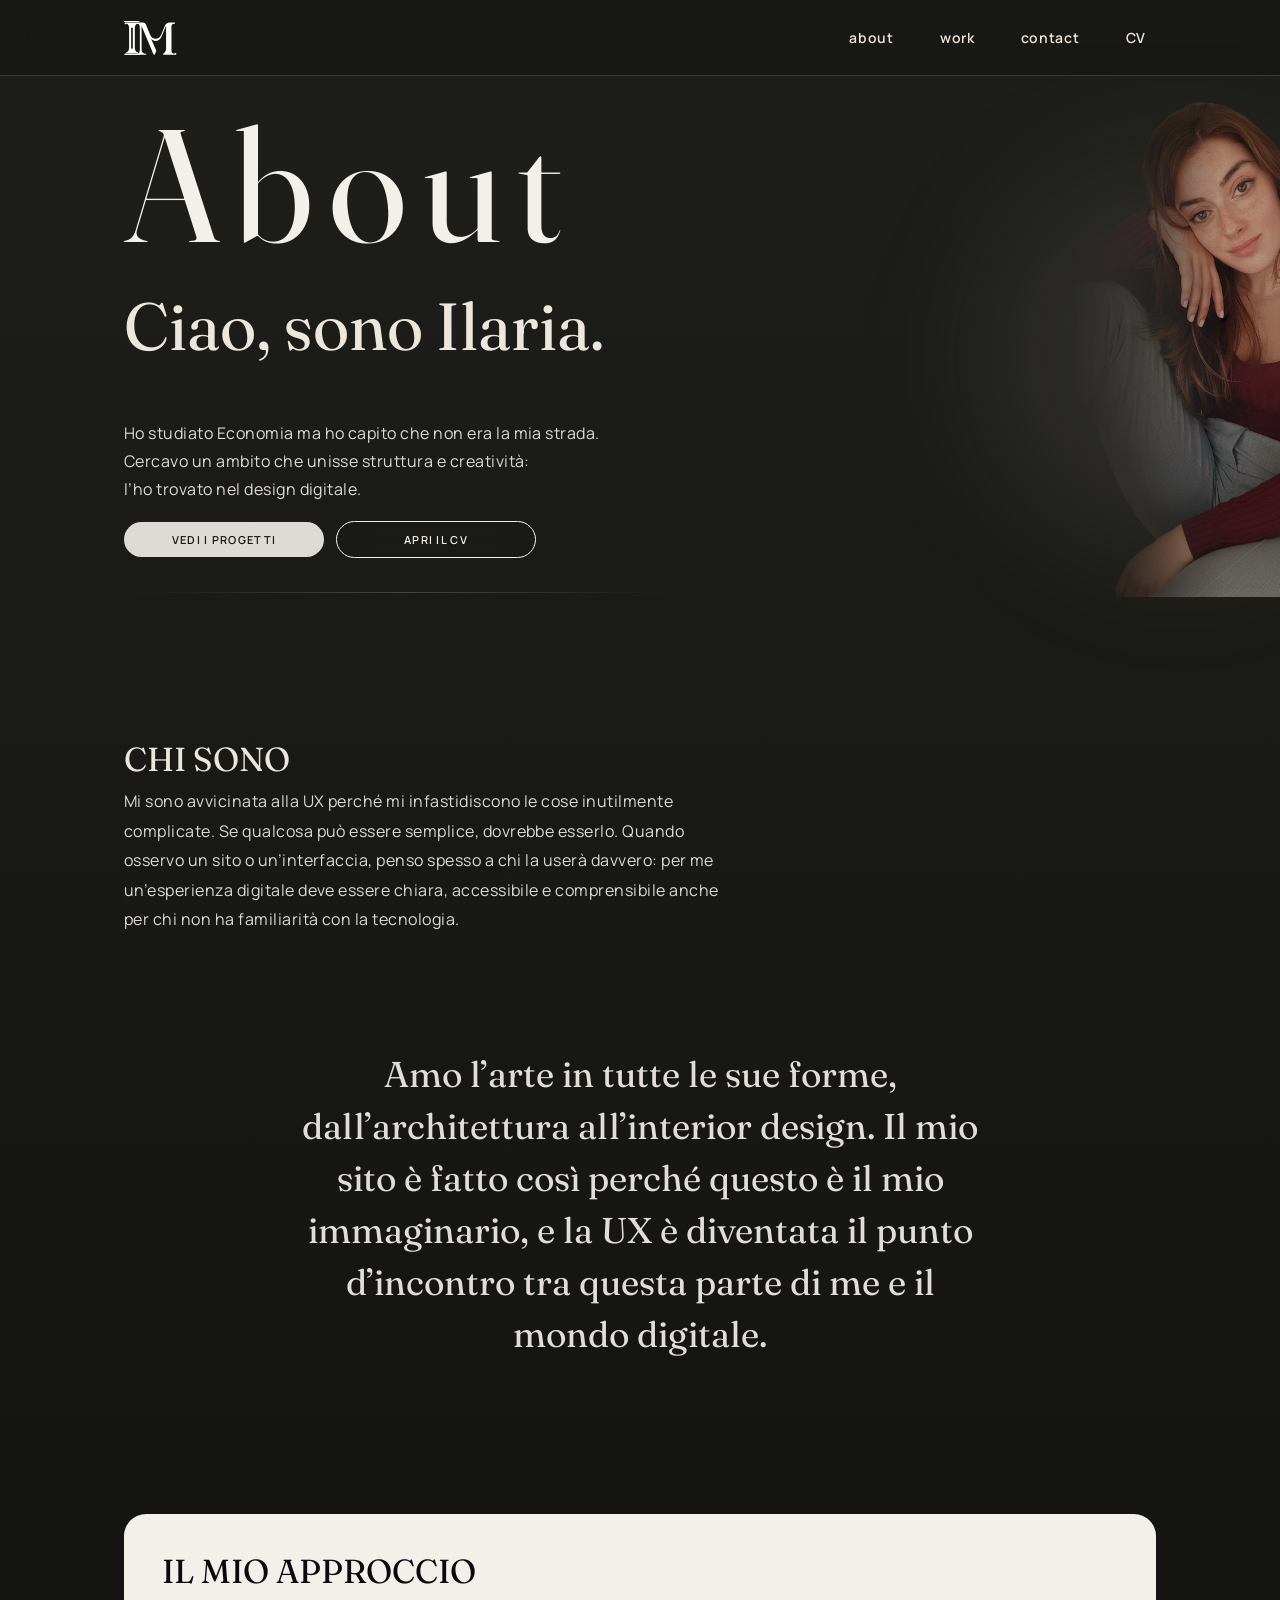
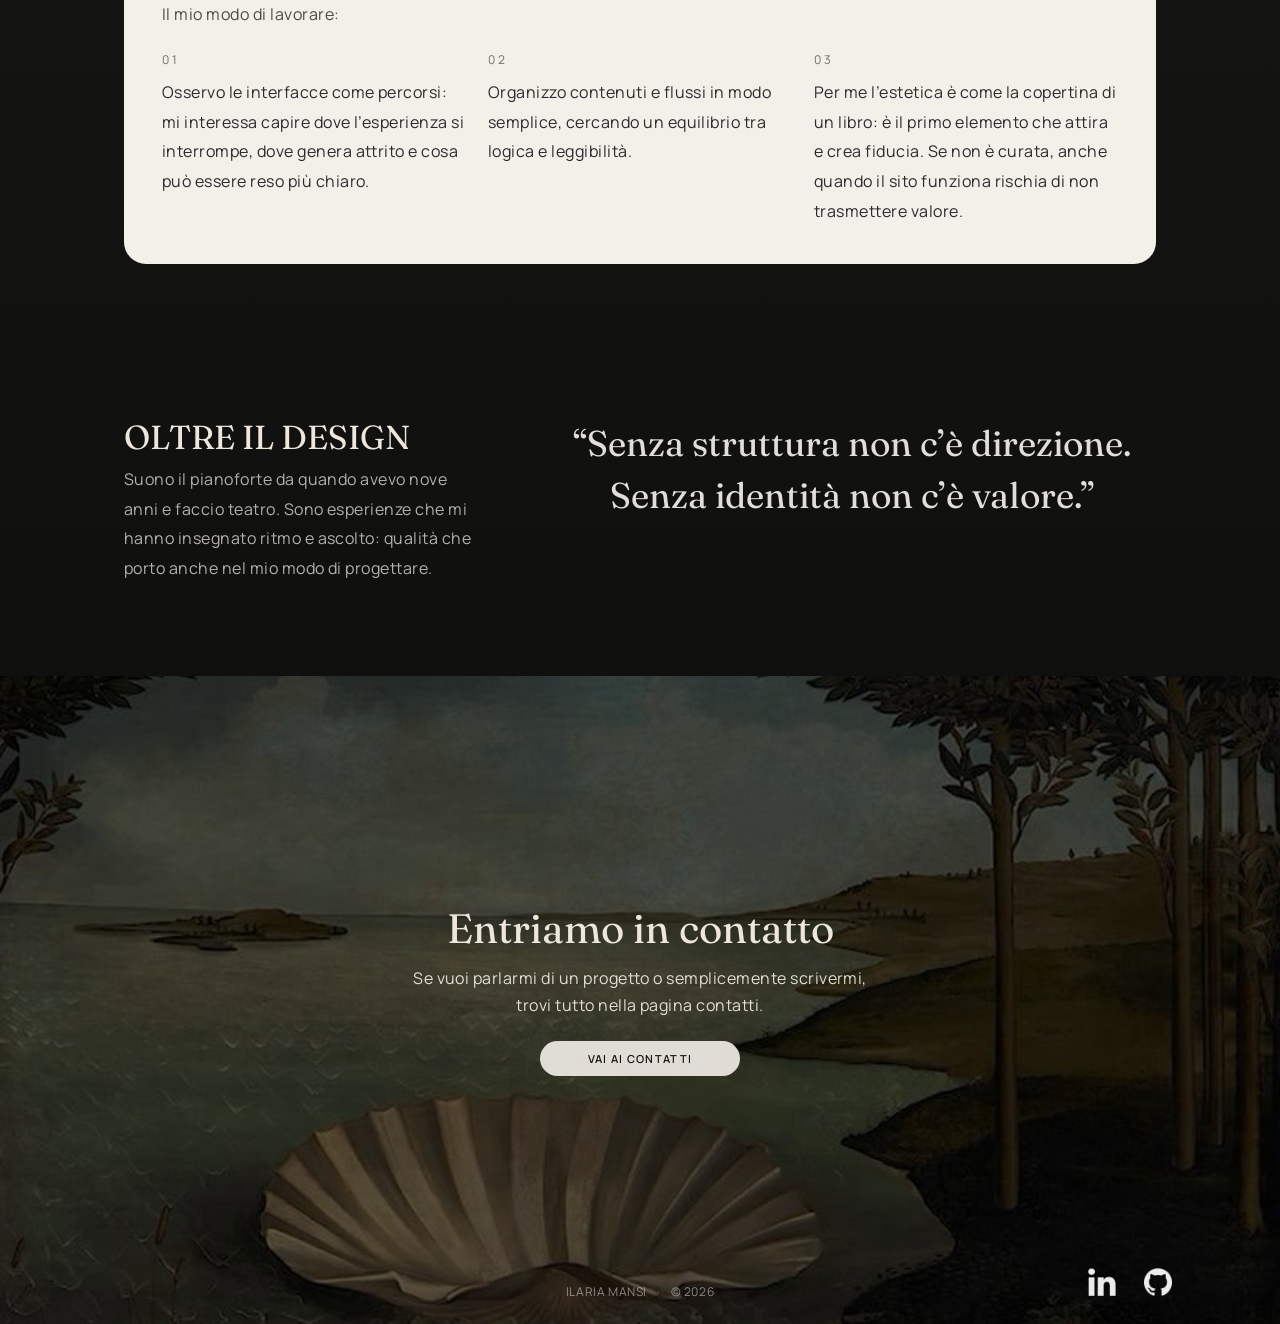
<file: about.html>
<!doctype html>
<html lang="it">
<head>
  <meta charset="utf-8" />
  <meta name="viewport" content="width=device-width, initial-scale=1" />
  <title>Ilaria Mansi – About</title>

  <meta property="og:title" content="About – Ilaria Mansi">
  <meta property="og:description" content="Scopri il mio percorso, il mio approccio alla UX/UI e il modo in cui unisco struttura, chiarezza e sensibilità visiva.">
  <meta property="og:image" content="https://ilariamansi.github.io/im.portfolio/assets/img/about/foto.png">
  <meta property="og:url" content="https://ilariamansi.github.io/im.portfolio/about.html">
  <meta property="og:type" content="profile">
  <meta property="og:site_name" content="Ilaria Mansi Portfolio">

  <link rel="preconnect" href="https://fonts.googleapis.com">
  <link rel="preconnect" href="https://fonts.gstatic.com" crossorigin>
  <link href="https://fonts.googleapis.com/css2?family=Fraunces:opsz,wght@9..144,300;9..144,400;9..144,600&family=Manrope:wght@300;400;500;600;700&display=swap" rel="stylesheet">
  <link rel="icon" href="assets/img/favicon/favicon.png" sizes="any">
  <link rel="stylesheet" href="css/style.css">
</head>

<body class="is-about">
  <div id="top"></div>

  <header class="nav" role="banner">
    <div class="container nav__inner">
      <a class="nav__logo" href="index.html#top" aria-label="Home">
        <img class="logo is-mark" src="assets/img/logo/im-mark-light.svg" alt="IM">
        <img class="logo is-word" src="assets/img/logo/im-wordmark-light.svg" alt="Ilaria Mansi">
      </a>

      <nav class="nav__links" aria-label="Menu principale">
        <a href="about.html">about</a>
        <a href="index.html#projects">work</a>
        <a href="contact.html">contact</a>
        <a href="cv.html">CV</a>
      </nav>

      <input class="navToggle" type="checkbox" id="navToggle">

      <label class="nav__burger" for="navToggle" aria-label="Apri menu">
        <span class="nav__burgerIcon" aria-hidden="true"></span>
      </label>
    </div>
  </header>

  <div class="navOverlay" aria-hidden="true">
    <nav class="navOverlay__panel" aria-label="Menu mobile">
      <a href="about.html">about</a>
      <a href="index.html#projects">work</a>
      <a href="contact.html">contact</a>
      <a href="cv.html">CV</a>
    </nav>
  </div>

  <main class="about">
    <section class="uxSection uxSection--hero" aria-label="About">
      <div class="container uxGrid2">
        <div class="uxCol">
          <p class="uxKicker">About</p>
          <h1 class="uxH1">Ciao, sono Ilaria.</h1>

          <p class="uxLead">
            Ho studiato Economia ma ho capito che non era la mia strada.<br>
            Cercavo un ambito che unisse struttura e creatività:<br>
            l’ho trovato nel design digitale.
          </p>

          <div class="uxCtaRow">
            <a class="btn btn--primary" href="index.html#projects">Vedi i progetti</a>
            <a class="btn btn--secondary" href="cv.html">Apri il CV</a>
          </div>

          <div class="aboutDivider" aria-hidden="true"></div>
        </div>

        <aside class="uxSide" aria-label="Profilo">
          <figure class="aboutPhoto">
            <img class="aboutPhoto__img" src="assets/img/about/foto.png" alt="Ilaria Mansi">
          </figure>
        </aside>
      </div>
    </section>

    <section class="uxSection uxSection--chi" aria-label="Chi sono">
      <div class="container chiBlock">
        <div class="chiBlock__intro">
          <p class="uxH2">CHI SONO</p>
          <p class="uxSub chiBlock__text">
            Mi sono avvicinata alla UX perché mi infastidiscono le cose inutilmente complicate. Se qualcosa può essere semplice, dovrebbe esserlo. Quando osservo un sito o un’interfaccia, penso spesso a chi la userà davvero: per me un’esperienza digitale deve essere chiara, accessibile e comprensibile anche per chi non ha familiarità con la tecnologia.
          </p>
        </div>

        <div class="chiBlock__quoteWrap">
          <p class="quoteGlass__text chiBlock__quote">
            Amo l’arte in tutte le sue forme, dall’architettura all’interior design. 
             Il mio sito è fatto così perché questo è il mio immaginario, e la UX è diventata il punto d’incontro tra questa parte di me e il mondo digitale.
          </p>
        </div>
      </div>
    </section>

    <section class="uxSection uxSection--approach" aria-label="Approccio">
      <div class="container">
        <div class="aboutPanel">
          <p class="uxH2">IL MIO APPROCCIO</p>
          <p class="uxSub">Il mio modo di lavorare:</p>

          <div class="approachRow">
            <article class="uxCard">
              <p class="card__eyebrow">01</p>
              <p class="card__text">
                Osservo le interfacce come percorsi: mi interessa capire dove l’esperienza si interrompe, dove genera attrito e cosa può essere reso più chiaro.
              </p>
            </article>

            <article class="uxCard">
              <p class="card__eyebrow">02</p>
              <p class="card__text">
                Organizzo contenuti e flussi in modo semplice, cercando un equilibrio tra logica e leggibilità.
              </p>
            </article>

            <article class="uxCard">
              <p class="card__eyebrow">03</p>
              <p class="card__text">
                Per me l’estetica è come la copertina di un libro: è il primo elemento che attira e crea fiducia.
                Se non è curata, anche quando il sito funziona rischia di non trasmettere valore.
              </p>
            </article>
          </div>
        </div>
      </div>
    </section>

    <section class="uxSection uxSection--oltre" aria-label="Oltre il design">
      <div class="container uxGrid2">
        <div>
          <p class="uxH2">OLTRE IL DESIGN</p>
          <p class="uxSub">
            Suono il pianoforte da quando avevo nove anni e faccio teatro.
            Sono esperienze che mi hanno insegnato ritmo e ascolto: qualità che porto anche nel mio modo di progettare.
      </p>
          </p>
        </div>

        <div>
          <p class="quoteGlass__text">
            “Senza struttura non c’è direzione.<br>
            Senza identità non c’è valore.”
          </p>
        </div>
      </div>
    </section>
  </main>

  <footer class="footer footer--simple" id="contact" aria-labelledby="footerTitle">
    <img class="footer__arch" src="assets/img/home/art.jpg" alt="" aria-hidden="true">

    <div class="footer__inner">
      <h2 id="footerTitle">Entriamo in contatto</h2>
      <p class="footer__text">
        Se vuoi parlarmi di un progetto o semplicemente scrivermi, <br> trovi tutto nella pagina contatti.
      </p>

      <div class="footer__actions">
        <a class="btn btn--primary" href="contact.html">VAI AI CONTATTI</a>
      </div>

      <div class="footer__social" aria-label="Social">
        <a class="iconBtn" href="https://www.linkedin.com/in/ilaria-mansi/" target="_blank" rel="noopener" aria-label="LinkedIn">
          <img src="assets/img/home/linkedin.png" alt="">
        </a>

        <a class="iconBtn" href="https://github.com/ilariamansi/im.portfolio.git" target="_blank" rel="noopener" aria-label="GitHub">
          <img src="assets/img/home/github.png" alt="">
        </a>
      </div>

      <div class="footer__meta">
        <a class="footer__copy" href="#top">ILARIA MANSI</a>
        <span class="footer__sep" aria-hidden="true">·</span>
        <span class="footer__copy">© 2026</span>
      </div>
    </div>
  </footer>
</body>
</html>
</file>
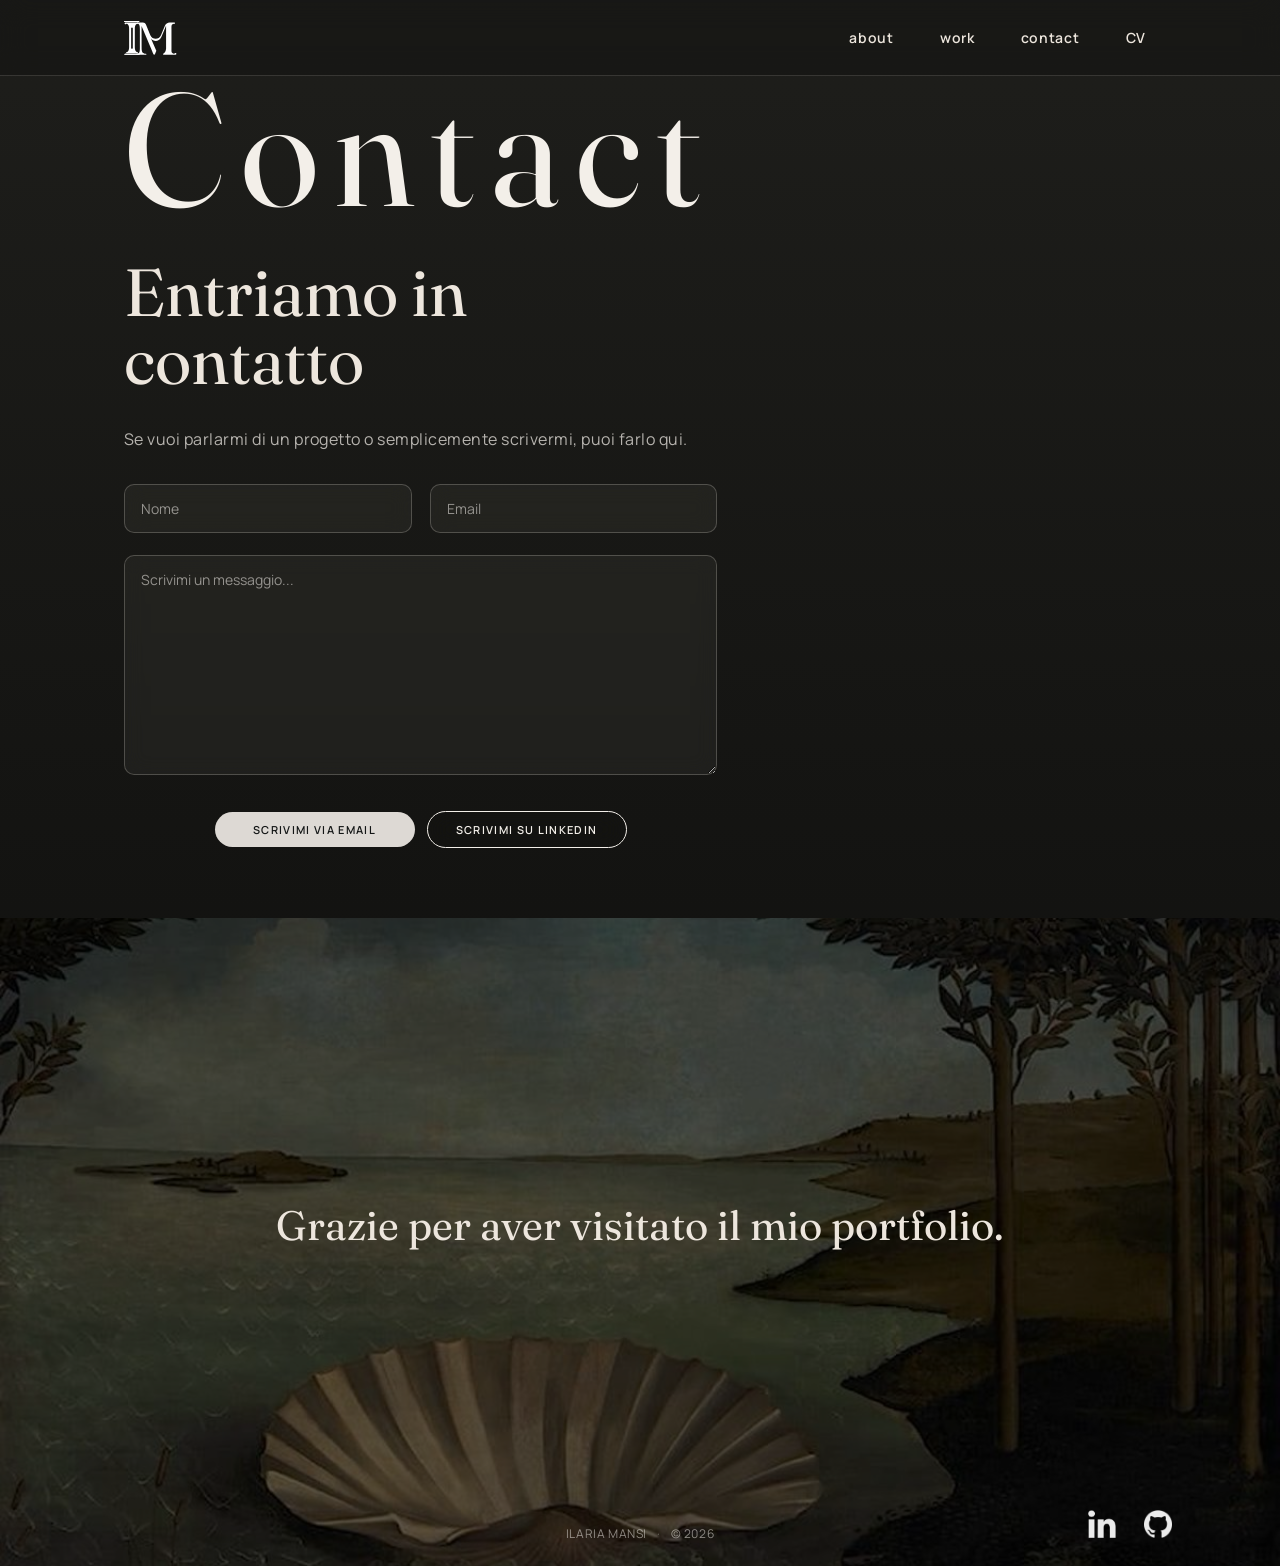
<file: contact.html>
<!doctype html>
<html lang="it">
<head>
  <meta charset="utf-8" />
  <meta name="viewport" content="width=device-width, initial-scale=1" />
  <title>Ilaria Mansi – Contatti</title>
  <meta property="og:title" content="Contatti – Ilaria Mansi">
<meta property="og:description" content="Parliamo di un progetto, di una collaborazione o di una nuova opportunità nel mondo UX/UI.">
<meta property="og:image" content="https://ilariamansi.github.io/im.portfolio/assets/img/home/art.jpg">
<meta property="og:url" content="https://ilariamansi.github.io/im.portfolio/contact.html">
<meta property="og:type" content="website">
<meta property="og:site_name" content="Ilaria Mansi Portfolio">

  <link rel="preconnect" href="https://fonts.googleapis.com">
  <link rel="preconnect" href="https://fonts.gstatic.com" crossorigin>
  <link href="https://fonts.googleapis.com/css2?family=Fraunces:opsz,wght@9..144,300;9..144,400;9..144,600&family=Manrope:wght@300;400;500;600;700&display=swap" rel="stylesheet">
 <link rel="icon" href="assets/img/favicon/favicon.png" sizes="any">
  
  <link rel="stylesheet" href="css/style.css">
</head>

<body class="is-contact">
  <div id="top"></div>

 <!-- NAV -->
 <header class="nav" role="banner">
  <div class="container nav__inner">
    <a class="nav__logo" href="index.html#top" aria-label="Home">
      <img class="logo is-mark" src="assets/img/logo/im-mark-light.svg" alt="IM">
      <img class="logo is-word" src="assets/img/logo/im-wordmark-light.svg" alt="Ilaria Mansi">
    </a>

    <nav class="nav__links" aria-label="Menu principale">
      <a href="about.html">about</a>
      <a href="index.html#projects">work</a>
      <a href="contact.html">contact</a>
      <a href="cv.html">CV</a>
    </nav>

    <input class="navToggle" type="checkbox" id="navToggle">

    <label class="nav__burger" for="navToggle" aria-label="Apri menu">
      <span class="nav__burgerIcon" aria-hidden="true"></span>
    </label>
  </div>
</header>

<div class="navOverlay" aria-hidden="true">
  <nav class="navOverlay__panel" aria-label="Menu mobile">
    <a href="about.html">about</a>
    <a href="index.html#projects">work</a>
    <a href="contact.html">contact</a>
    <a href="cv.html">CV</a>
  </nav>
</div>

  <!-- CONTENUTO PAGINA -->
 <main class="contact">
  <section class="uxSection uxSection--hero" aria-label="Contact">
    <div class="container uxGrid2">
      <div class="uxCol">
        <p class="uxKicker">Contact</p>
        <h1 class="uxH1">Entriamo in contatto</h1>
        <p class="uxSub">Se vuoi parlarmi di un progetto o semplicemente scrivermi, puoi farlo qui.</p>

        <form class="contactForm" action="#" method="post" autocomplete="on">
          <div class="contactForm__row">
            <label class="srOnly" for="cf-name">Nome</label>
            <input id="cf-name" name="name" type="text" placeholder="Nome" required>

            <label class="srOnly" for="cf-email">Email</label>
            <input id="cf-email" name="email" type="email" placeholder="Email" required>
          </div>

          <label class="srOnly" for="cf-message">Messaggio</label>
          <textarea id="cf-message" name="message" rows="5" placeholder="Scrivimi un messaggio..." required></textarea>

          <div class="contactForm__actions">
  <a class="btn btn--primary" href="mailto:ilariamansi96@gmail.com">
    Scrivimi via email
  </a>

            <a class="btn btn--secondary" href="https://www.linkedin.com/in/ilaria-mansi/" target="_blank" rel="noopener">
              Scrivimi su LinkedIn
            </a>
          </div>
        </form>
      </div>

      <div></div>
    </div>
  </section>
</main>

  
<footer class="footer footer--simple" id="contact" aria-labelledby="footerTitle">
  <img class="footer__arch" src="assets/img/home/art.jpg" alt="" aria-hidden="true">

  <div class="footer__inner">
    <h2 id="footerTitle">Grazie per aver visitato il mio portfolio.</h2>


   

    <div class="footer__social" aria-label="Social">
  <a class="iconBtn" href="https://www.linkedin.com/in/ilaria-mansi/" target="_blank" rel="noopener" aria-label="LinkedIn">
    <img src="assets/img/home/linkedin.png" alt="">
  </a>

  <a class="iconBtn" href="https://github.com/ilariamansi/im.portfolio.git" target="_blank" rel="noopener" aria-label="GitHub">
    <img src="assets/img/home/github.png" alt="">
  </a>
</div>

   <div class="footer__meta">
  <a class="footer__copy" href="#top">ILARIA MANSI</a>
  <span class="footer__sep" aria-hidden="true">·</span>
  <span class="footer__copy">© 2026</span>
</div>
  </div>
</footer>

</body>
</html>
</file>
<file: css/style.css>
*{ box-sizing:border-box; }
html,body{ margin:0; padding:0; min-height:100%; }
img{ max-width:100%; display:block; }
a{ color:inherit; text-decoration:none; }
a:visited{ color:inherit; }
button,input,textarea{ font:inherit; }
ul{ margin:0; padding:0; }
:focus-visible{ outline:2px solid rgba(243,239,233,.65); outline-offset:3px; }

/* -------------------------
   TOKENS
------------------------- */
:root{
  --max: 1200px;
  --pad-x: 84px;
  --nav-h: 76px;

  --bg-start: #1e1e1b;
  --bg-end:   #0b0b0a;

  --text: #EDE6DD;
  --muted: rgba(237,230,221,.75);

  --line: rgba(243,239,233,.12);
  --line-weak: rgba(243,239,233,.08);

  --glass-blur: 14px;
  --glass-sat: 140%;

  --thumb-w: 440px;
  --thumb-h: 300px;

  --font-serif: "Fraunces", ui-serif;
  --font-sans: "Manrope", system-ui, sans-serif;

  --h1: clamp(42px, 5.2vw, 76px);
  --h2: clamp(24px, 3.2vw, 44px);
  --lead: clamp(18px, 1.6vw, 20px);
  --section-y: clamp(52px, 6vw, 90px);
}

@media (max-width: 980px){
  :root{
    --pad-x: 20px;
    --nav-h: 70px;
    --thumb-w: 100%;
    --thumb-h: min(320px, 56vw);
  }
}

/* -------------------------
   BASE
------------------------- */
html{ background: var(--bg-start); }

body{
  color: var(--text);
  overflow-x:hidden;
  font-family: var(--font-sans);
  -webkit-font-smoothing: antialiased;
  text-rendering: optimizeLegibility;
  background: linear-gradient(180deg, var(--bg-start) 0%, var(--bg-end) 100%);
  background-repeat:no-repeat;
  background-size:100% 100%;
  background-attachment:scroll;
}

.container{
  width: min(var(--max), 100%);
  margin:0 auto;
  padding-left: var(--pad-x);
  padding-right: var(--pad-x);
}

body:not(.is-home) main,
body:not(.is-home) .about,
body:not(.is-home) .cv,
body:not(.is-home) .uxSection,
body:not(.is-home) .content{
  background: transparent !important;
}

/* -------------------------
   NAV
------------------------- */
.nav{
  position: fixed;
  top: 0;
  left: 0;
  right: 0;
  height: var(--nav-h);
  z-index: 7000;
  background: rgba(15,15,15,.35);
  backdrop-filter: blur(var(--glass-blur)) saturate(var(--glass-sat));
  -webkit-backdrop-filter: blur(var(--glass-blur)) saturate(var(--glass-sat));
  border-bottom: 1px solid rgba(243,239,233,.14);
}

.nav__inner{
  height: 100%;
  display: flex;
  align-items: center;
  justify-content: space-between;
  gap: 14px;
}

.nav__logo{
  position: relative;
  display: inline-block;
  width: 276px;
  height: 34px;
  z-index: 7002;
}

.nav__logo .logo{
  position: absolute;
  inset: 0;
  width: 276px;
  height: 34px;
  object-fit: contain;
  object-position: left center;
  opacity: 0;
  transition: opacity .28s ease-out, transform .28s ease-out;
}

.nav__logo .is-mark{ opacity: 1; }
.nav__logo .is-word{ transform: translate3d(8px,0,0); }

.nav__logo:hover .is-mark{
  opacity: 0;
  transform: translate3d(-8px,0,0);
}
.nav__logo:hover .is-word{
  opacity: 1;
  transform: translate3d(0,0,0);
}

.nav__links{
  display: flex;
  align-items: center;
  gap: 26px;
  height: 100%;
}

.nav__links a{
  height: 100%;
  display: flex;
  align-items: center;
  padding: 0 10px;
  font-family: var(--font-sans);
  font-weight: 600;
  font-size: 14px;
  letter-spacing: .05em;
  opacity: 1;
  position: relative;
  transition: opacity .2s ease, transform .2s ease, letter-spacing .2s ease;
}

.nav__links a:hover{
  opacity: 1;
  transform: translateY(-1px);
  letter-spacing: .08em;
}

.nav__links a::after{
  content: "";
  position: absolute;
  left: 10px;
  right: 10px;
  bottom: 18px;
  height: 1px;
  background: transparent;
  transition: background .2s ease;
}

.nav__links a:hover::after{
  background: rgba(243,239,233,.95);
}

.navToggle{
  position: absolute;
  width: 1px;
  height: 1px;
  padding: 0;
  margin: -1px;
  overflow: hidden;
  clip: rect(0,0,0,0);
  white-space: nowrap;
  border: 0;
}

.nav__burger{
  display: none;
  width: 42px;
  height: 42px;
  border: 0;
  background: transparent;
  cursor: pointer;
  z-index: 7002;
}

.nav__burgerIcon{
  width: 22px;
  height: 2px;
  background: rgba(243,239,233,.92);
  position: relative;
  display: block;
}

.nav__burgerIcon::before,
.nav__burgerIcon::after{
  content: "";
  position: absolute;
  left: 0;
  width: 22px;
  height: 2px;
  background: rgba(243,239,233,.92);
  transition: transform .22s ease, top .22s ease;
}

.nav__burgerIcon::before{ top: -6px; }
.nav__burgerIcon::after{ top: 6px; }

.navOverlay{
  position: fixed;
  inset: 0;
  z-index: 6999;
  opacity: 0;
  visibility: hidden;
  pointer-events: none;

  background: rgba(20,14,14,.22);
  backdrop-filter: blur(22px) saturate(145%);
  -webkit-backdrop-filter: blur(22px) saturate(145%);

  transition: opacity .25s ease, visibility .25s ease;
}
.navOverlay::before{
  content:"";
  position:absolute;
  inset:0;
  pointer-events:none;
  background:
    linear-gradient(180deg,
      rgba(14, 24, 27, 0.28) 0%,
      rgba(20,14,14,.34) 80%);
}
.navOverlay__panel{
  min-height: 100vh;
  display: flex;
  flex-direction: column;
  align-items: center;
  justify-content: center;
  gap: 26px;
  background: rgba(20,14,14,.30);
}

.navOverlay__panel a{
  font-family: var(--font-sans);
  font-size: 16px;
  letter-spacing: .12em;
  text-transform: uppercase;
  color: rgb(234, 233, 233);
  filter: brightness(1);
}

@media (max-width: 900px){
  .nav__links{ display: none; 
  }
  .nav__links a{ color: #EDE6DD;
    opacity: 1;
  }
  .nav__burger{ display: grid; place-items: center; }

  .nav__logo{ width: 77px; }
  .nav__logo .logo{ width: 77px; }

  .nav__logo:hover .is-word{
    opacity: 0;
    transform: none;
  }
  .nav__logo:hover .is-mark{
    opacity: 1;
    transform: none;
  }

  body:has(#navToggle:checked) .navOverlay{
    opacity: 1;
    visibility: visible;
    pointer-events: auto;
  }

  body:has(#navToggle:checked) .nav__burgerIcon{
    background: transparent;
  }
  body:has(#navToggle:checked) .nav__burgerIcon::before{
    top: 0;
    transform: rotate(45deg);
  }
  body:has(#navToggle:checked) .nav__burgerIcon::after{
    top: 0;
    transform: rotate(-45deg);
  }
}

@media (min-width: 901px){
  .navOverlay{ display: none; }
}

/* -------------------------
   BUTTONS
------------------------- */
.btn{
  display:inline-flex;
  align-items:center;
  justify-content:center;
  padding:12px 22px;
  border-radius:999px;
  border:0;
  min-width:200px;
  cursor:pointer;
  line-height:1;
  font-family: var(--font-sans);
  font-weight:600;
  font-size:11px;
  letter-spacing:.12em;
  text-transform:uppercase;
  transition: transform .15s ease, background-color .2s ease, border-color .2s ease, opacity .2s ease;
}
.btn--primary{
  background: rgba(243,239,233,.90);
  color:#131616 !important;
}
.btn--primary:hover{
  background: rgba(243,239,233,1);
  transform:translateY(-1px);
}
.btn--primary:active{ transform:translateY(0); }

.btn--secondary{
  border:1px solid rgba(243,239,233,1);
  color: rgba(243,239,233,1);
  background: rgba(15, 15, 15, 0.032);
  backdrop-filter: blur(var(--glass-blur)) saturate(var(--glass-sat));
  -webkit-backdrop-filter: blur(var(--glass-blur)) saturate(var(--glass-sat));
}
.btn--secondary:hover{
  background: rgba(243,239,233,.08);
  border-color: rgba(243,239,233,.32);
  transform:translateY(-1px);
}
.btn--secondary:active{ transform:translateY(0); }

@media (max-width:700px){
  .btn{
    width: 300px;
    max-width: 300px;
    min-width: 300px;
    padding: 16px 20px;
    font-size: 12px;
  }

 
}

/* -------------------------
   TAGS / CHIPS
------------------------- */
.pill, .chip, .cvPill{
  display:inline-flex;
  align-items:center;
  gap:8px;
  padding:6px 10px;
  border-radius:999px;
  background: rgba(243,239,233,.06);
  border:1px solid rgba(243,239,233,.10);
  color: rgba(243,239,233,.86);
  font-family: var(--font-sans);
  font-weight:500;
  font-size:12px;
  letter-spacing:.01em;
  text-transform:none;
}
/* =========================
   HOME — HERO + CARD
========================= */

body.is-home{
  background: linear-gradient(180deg, var(--bg-start) 0%, var(--bg-end) 100%);
}

body.is-home main.content{
  background: transparent !important;
}

.heroConcept{
  position: relative;
  min-height: 100vh;
  height: 250vh;
  background: var(--bg-end);
}

.heroConcept__media{
  position: sticky;
  top: 0;
  height: 100vh;
  overflow: hidden;
}

.heroConcept__image{
  position: absolute;
  inset: 0;
  width: 100%;
  height: 100%;
  object-fit: cover;
  object-position: center;
  z-index: 0;
  filter: contrast(1) saturate(1.3);
  transform-origin: center;
}

.heroConcept__overlay{
  position: absolute;
  inset: 0;
  z-index: 1;
  pointer-events: none;
  background: linear-gradient(
    to bottom,
    rgba(0,0,0,.25) 0%,
    rgba(0,0,0,.70) 75%,
    rgba(24, 24, 21, 0.98) 100%
  );
}

.heroConcept__intro{
  position: relative;
  z-index: 2;
  min-height: calc(100vh - var(--nav-h));
  display: flex;
  align-items: center;
  justify-content: center;
  padding-top: var(--nav-h);
  padding-bottom: 40px;
}

.heroConcept__introInner{
  width: 100%;
  max-width: 900px;
  margin: 0 auto;
  display: flex;
  flex-direction: column;
  align-items: center;
  justify-content: center;
  gap: 14px;
  text-align: center;
  color: var(--text);
}

.heroConcept__title,
.heroConcept__sub,
.heroConcept__statement{
  text-shadow:
    0 2px 14px rgba(0,0,0,.25),
    0 1px 2px rgba(0,0,0,.35);
}

.heroConcept__title{
  margin: 25px 0 0;
  font-family: var(--font-serif);
  font-weight: 400;
  font-size: clamp(64px, 8vw, 120px);
  line-height: 1.10;
}

.heroConcept__sub{
  margin: 8px 0 0;
  max-width: 58ch;
  font-family: var(--font-sans);
  font-size: 32px;
  font-weight: 400;
  line-height: 1;
  color: rgba(243,239,233,1);
  letter-spacing: .10em;
}

.heroConcept__statement{
  margin: 68px 0 0;
  max-width: 86ch;
  font-family: var(--font-sans);
  font-size: 16px;
  font-weight: 400;
  line-height: 1.7;
  letter-spacing: .18em;
  text-transform: uppercase;
  color: rgb(243,239,233);
}

.heroConcept__cta{
margin:30px;
}

.heroConcept__panelWrap{
  position: absolute;
  left: 0;
  right: 0;
  top: 100vh;
  z-index: 3;
  padding: 0 20px 90px;
  transform: translateY(12vh);
}

.heroConcept__panel{
  width: min(1030px, calc(100% - 40px));
  margin: 0 auto;
  background: #f3efe9;
  color: #0b0910;
  border-radius: 22px;
  padding: clamp(28px, 4vw, 48px);
  box-shadow:
    0 20px 60px rgba(0,0,0,.18),
    0 2px 10px rgba(0,0,0,.08);
}

.heroConcept__panelKicker{
  margin: 0 0 10px;
  font-family: var(--font-sans);
  font-size: 12px;
  letter-spacing: .22em;
  text-transform: uppercase;
  color: rgba(11,9,16,.62);
}

.heroConcept__panelTitle{
  margin: 0 0 20px;
  font-family: var(--font-serif);
  font-weight: 400;
  font-size: clamp(28px, 3.3vw, 48px);
  line-height: 1.12;
  color: #0b0910;
}

.heroConcept__panelText{
  display: grid;
  gap: 16px;
}

.heroConcept__panelText p{
  margin: 0;
  font-family: var(--font-sans);
  font-size: 16px;
  line-height: 1.85;
  letter-spacing: .02em;
  color: rgba(11,9,16,.86);
}

.heroConcept__panelText em{
  font-style: italic;
}

@media (max-width: 980px){
  .heroConcept{
    height: 235vh;
  }

  .heroConcept__image{
    object-position: center 32%;
    transform: none;
  }

  .heroConcept__intro{
    min-height: calc(100vh - var(--nav-h));
    padding-top: var(--nav-h);
    padding-bottom: 20px;
  }

  .heroConcept__title{
    margin-top: -40px;
  }

  .heroConcept__sub{
    margin-top: 20px;
  }

  .heroConcept__statement{
    margin-top: 42px;
    max-width: 42ch;
    font-size: 13px;
    letter-spacing: .12em;
    line-height: 1.7;
  }
 
  .heroConcept__panelWrap{
    transform: translateY(10vh);
    padding-bottom: 70px;
  }

  .heroConcept__panel{
    width: min(760px, calc(100% - 24px));
    border-radius: 18px;
    padding: 28px 24px;
  }

  .heroConcept__panelTitle{
    font-size: clamp(24px, 5vw, 36px);
  }

  .heroConcept__panelText p{
    font-size: 15px;
    line-height: 1.75;
  }
}

@media (max-width: 700px){
  .heroConcept{
    height: 215vh;
  }

  .heroConcept__introInner{
    max-width: 100%;
  }

  .heroConcept__title{
    font-size: clamp(52px, 14vw, 82px);
    line-height: 1.04;
  }

  .heroConcept__sub{
    margin-top: 14px;
    font-size: 16px;
  }

  .heroConcept__statement{
    margin-top: 40px;
    font-size: 16px;
    line-height: 1.7;
    letter-spacing: .10em;
    max-width: 38ch;
  }

  
  .heroConcept__panelWrap{
    top: 100vh;
    transform: translateY(7vh);
    padding: 0 12px 56px;
  }

  .heroConcept__panel{
    width: calc(100% - 8px);
    border-radius: 16px;
    padding: 24px 18px;
  }

  .heroConcept__panelTitle{
    margin-bottom: 16px;
    font-size: clamp(24px, 7vw, 32px);
    line-height: 1.16;
  }

  .heroConcept__panelText{
    gap: 14px;
  }

  .heroConcept__panelText p{
    font-size: 14px;
    line-height: 1.72;
  }
}
/* -------------------------
   HOME — SALOTTO
------------------------- */
.salottoSection{
  position: relative;
  padding: clamp(70px, 9vw, 120px) 0;
  background: transparent;
  overflow: hidden;
}

.salottoSection .salotto{
  position: relative;
  text-align: left;
}

.salotto__stack{
  max-width: min(760px, 100%);
  margin: 0;
  display: flex;
  flex-direction: column;
  gap: 14px;
  align-items: flex-start;
  position: relative;
  z-index: 2;
}

.salotto__h2{
  margin: 0 0 6px 0;
  font-family: var(--font-serif);
  font-weight: 400;
  font-size: clamp(28px, 3.4vw, 52px);
  line-height: 1.12;
}

.salotto__p{
  margin: 0 0 4px 0;
  font-family: var(--font-sans);
  font-weight: 400;
  font-size: clamp(15px, 1.7vw, 16px);
  line-height: 1.7;
  max-width: 70ch;
  color: rgba(243,239,233,.90);
  letter-spacing: .03em;
}

.salotto__cta{
  margin-top: 32px;
  display: flex;
  justify-content: flex-start;
  gap: 12px;
  flex-wrap: wrap;
}

.salotto__portrait{
  position: absolute;
  right: -98px;
  bottom: -120px;
  width: clamp(200px, 22vw, 360px);
  pointer-events: none;
  isolation: isolate;
}

.salotto__portrait::before{
  content: "";
  position: absolute;
  inset: -30%;
  z-index: 0;
  background: radial-gradient(
    circle at 60% 50%,
    rgba(134,127,116,.25) 0%,
    rgba(142,138,129,.12) 30%,
    rgba(217,210,197,0) 50%
  );
  mix-blend-mode: screen;
  filter: blur(50px);
  opacity: .9;
}

.salotto__portrait img{
  position: relative;
  z-index: 1;
  width: 100%;
  height: auto;
  display: block;
  filter: brightness(.7) saturate(1.4);

  -webkit-mask-image: linear-gradient(
    to right,
    rgba(0,0,0,0) 0%,
    rgba(0,0,0,0) 12%,
    rgba(0,0,0,.08) 22%,
    rgba(0,0,0,.22) 32%,
    rgba(0,0,0,.48) 42%,
    rgba(0,0,0,.78) 52%,
    rgba(0,0,0,1) 62%,
    rgba(0,0,0,1) 100%
  );
  mask-image: linear-gradient(
    to right,
    rgba(0,0,0,0) 0%,
    rgba(0,0,0,0) 12%,
    rgba(0,0,0,.08) 22%,
    rgba(0,0,0,.22) 32%,
    rgba(0,0,0,.48) 42%,
    rgba(0,0,0,.78) 52%,
    rgba(0,0,0,1) 62%,
    rgba(0,0,0,1) 100%
  );
  -webkit-mask-repeat: no-repeat;
  mask-repeat: no-repeat;
  -webkit-mask-size: 100% 100%;
  mask-size: 100% 100%;
}

@media (min-width: 701px) and (max-width: 980px){
  .salottoSection .salotto{
    text-align: left;
    
  }

  .salotto__stack{
    align-items: flex-start;
    text-align: left;
    max-width: 100%;
    z-index: 2;
  }

  .salotto__cta{
    justify-content: flex-start;
  }

  .salotto__portrait{
    width: clamp(220px, 32vw, 280px);
    right: -70px;
    bottom: -155px;
    z-index: 0;
  }

  .salotto__portrait img{
    opacity: .68;
  }
}

@media (max-width: 700px){
  .salottoSection .salotto{
    text-align: left;
  }

  .salotto__stack{
    align-items: flex-start;
    text-align: left;
    max-width: 100%;
    z-index: 2;
  }

  .salotto__cta{
    justify-content: flex-start;
  }

  .salotto__portrait{
    width: clamp(190px, 58vw, 340px);
    right: -70px;
    bottom: -90px;
    z-index: 0;
  }

  .salotto__portrait img{
    opacity: .60;
  }
}

/* -------------------------
   HOME — PROJECTS
------------------------- */
.content{
  position:relative;
  z-index:1;
  padding-top:72px;
}

.projects{
  padding:75px 0 44px;
}

.projects__title{
  margin:0 0 -10px;
  font-family: var(--font-serif);
  font-weight:400;
  font-size:100px;
  letter-spacing:.02em;
}

.projectStep{
  min-height:45vh;
  padding:24px 0;
}

.projectCard{
  position:sticky;
  top: calc(var(--nav-h) + 34px);
  display:grid;
  grid-template-columns: 1.12fr .88fr;
  gap:32px;
  align-items:center;
  padding-top:22px;
}

.projectCard__media{
  width:min(100%, var(--thumb-w));
  height: var(--thumb-h);
  display:block;
  transition: transform .35s ease, box-shadow .35s ease;
  
}

.projectCard__media img{
  width:100%;
  height:100%;
  object-fit:cover;
  border-radius:10px;
  transition: transform .35s ease;
}

.projectCard__media:hover{
  transform:translate3d(0,-6px,0);
  box-shadow: 0 22px 50px rgba(0,0,0,.35);
}

.projectCard__media:hover img{
  transform:scale(1.02);
}
.projectCard__name{
  margin:0;
  font-family: var(--font-serif);
  font-weight:400;
  font-size: clamp(30px, 3.2vw, 52px);
  line-height:1.06;
}

.projectCard__meta{
  margin:10px 0 16px;
  font-family: var(--font-sans);
  font-size:16px;
  line-height:1.5;
  color: var(--muted);
  letter-spacing:.03em;
}

@media (max-width:900px){
  .projectCard{
    grid-template-columns: 1fr;
    gap:16px;
    top: calc(var(--nav-h) + 42px);
  }
  .projectCard__media{
    width:100%;
    height: var(--thumb-h);
  }

  .projects__title{
    font-size: clamp(34px, 10.5vw, 56px);
    line-height:1.02;
    letter-spacing:-0.01em;
    white-space:nowrap;
  }
  .projectCard__name{
    font-size: clamp(26px, 7.2vw, 34px);
    line-height:1.08;
    margin-top:14px;
  }
  .projectCard__meta{
    font-size:14px;
    line-height:1.4;
    opacity:.85;
    margin-top:6px;
  }
  .projectStep{
    padding:26px 0;
  }
  .projectStep + .projectStep{
    border-top:1px solid rgba(243,239,233,.10);
    padding-top:32px;
  }
}

/* -------------------------
   FOOTER SIMPLE
------------------------- */
.footer{
  position:relative;
  min-height:72vh;
  overflow:hidden;
  display:flex;
  align-items:center;
  justify-content:center;
  padding:0;
  background:transparent;
}

.footer__arch{
  position:absolute;
  inset:0;
  width:100%;
  height:100%;
  object-fit:cover;
  object-position:center;
  z-index:0;
  filter: contrast(1.0) saturate(1.3);
}

.footer::before{
  content:"";
  position:absolute;
  inset:0;
  z-index:1;
  pointer-events:none;
  background: rgba(0, 0, 0, 0.65);
}


.footer__inner{
  position:static;
  z-index:2;
  max-width:860px;
  width:100%;
  text-align:center;
  padding:40px 22px 90px;
  margin:0 auto;
}

.footer__inner h2{
  margin:0 0 12px;
  font-family: var(--font-serif);
  font-weight:400;
  font-size: clamp(26px, 3.2vw, 42px);
  margin-top: 28px;
}

.footer__text{
  margin:0 auto 22px;
  max-width:62ch;
  font-family: var(--font-sans);
  font-size:16px;
  line-height:1.7;
  color: rgba(243,239,233,.90);
  letter-spacing:.03em;
  margin-top: 6px;
}

.footer__actions{
  margin-top:12px;
  display:flex;
  gap:12px;
  flex-wrap:wrap;
  justify-content:center;
}
.footer__social{
  position:absolute;
  right:100px;
  bottom:20px;
  display:flex;
  gap:12px;
  z-index:3;
}

.iconBtn{
  width:44px;
  height:44px;
  display:inline-flex;
  align-items:center;
  justify-content:center;
  opacity:.92;
  transition: transform .15s ease, opacity .15s ease;
}

.iconBtn img{
  width:28px;
  height:28px;
  display:block;
}

.iconBtn:hover{
  opacity:1;
  transform:translateY(-1px);
}
.footer__meta{
  position:absolute;
  left:50%;
  transform:translateX(-50%);
  bottom:24px;

  display:flex;
  gap:10px;
  justify-content:center;
  align-items:center;

  font-family: var(--font-sans);
  font-size:12px;
  letter-spacing:.05em;
  text-transform:uppercase;
  color: rgba(243,239,233,.70);
}
.footer__sep{ opacity:.45; }
.footer__copy{ opacity:.75; }

@media (max-width:900px){
  .footer{
    min-height: 60vh;
    align-items: center;
    padding: 0 0 28px 0;
  }

  .footer__inner{
    padding: 10px 20px 40px;
  }

  .footer__inner h2{
    margin-top: 0;
    margin-bottom: 10px;
    font-size: 32px;
  }

  .footer__text{
    margin: 0 auto 18px;
    max-width: 30ch;
  }

  .footer__actions{
    margin-top: 20px;
  }

  .footer__social{
    position: static;
    display: flex;
    justify-content: center;
    gap: 18px;
    margin-top: 60px;
    
  }
  .footer__meta{
    position: absolute;
    left: 50%;
    transform: translateX(-50%);
    bottom: 10px;
    margin-top: 0;
    width: max-content;
  }
}

/* -------------------------
   ABOUT + CV + CONTACT
------------------------- */
.uxSection{
  padding: var(--section-y) 0;
}

.uxSection--hero{
  padding-top: 50px;
  padding-bottom: clamp(70px, 5vw, 72px);
}

.uxGrid2{
  display: grid;
  grid-template-columns: 1.15fr .85fr;
  gap: clamp(20px, 5vw, 72px);
  align-items: start;
}

@media (max-width:980px){
  .uxGrid2{
    grid-template-columns: 1fr;
  }
}

.uxKicker{
  margin: 0 0 10px;
  font-family: var(--font-serif);
  font-size: 160px;
  letter-spacing: .10em;
  text-transform: none;
  color: rgb(243,239,233);
}

.uxH1{
  margin: 0;
  font-family: var(--font-serif);
  font-weight: 400;
  font-size: var(--h1);
  line-height: 1.02;
}

.uxH2{
  margin: 0;
  font-family: var(--font-serif);
  font-weight: 400;
  font-size: clamp(22px, 2.6vw, 34px);
  line-height: 1.12;
}

.uxLead{
  margin: 58px 0 0;
  max-width: 66ch;
  font-family: var(--font-sans);
  font-size: 16px;
  line-height: 1.75;
  color: rgba(243,239,233,.90);
  letter-spacing: .03em;
}

.uxSub{
  margin: 10px 0 0;
  max-width: 74ch;
  font-family: var(--font-sans);
  font-size: 16px;
  line-height: 1.85;
  color: rgba(243,239,233,.72);
  letter-spacing: .03em;
}

.uxCtaRow{
  margin-top: 18px;
  display: flex;
  gap: 12px;
  flex-wrap: wrap;
}

.aboutDivider{
  height: 1px;
  margin-top: 34px;
  background: linear-gradient(90deg, transparent, rgba(243,239,233,.20), transparent);
}

.uxSide{
  display: flex;
  flex-direction: column;
  gap: 18px;
}

.approachRow{
  margin-top: 18px;
  display: grid;
  grid-template-columns: repeat(3, minmax(0,1fr));
  gap: 26px;
}

@media (max-width:980px){
  .approachRow{
    grid-template-columns: 1fr;
  }

  .uxSection--hero{
    padding-top: calc(var(--nav-h) + 36px);
    padding-bottom: 56px;
  }

  .uxKicker{
    font-size: clamp(64px, 18vw, 110px);
    line-height: 0.9;
    letter-spacing: .02em;
    margin-bottom: 24px;
  }

  .uxH1{
    font-size: clamp(32px, 8vw, 48px);
    line-height: 1.02;
  }

  .uxLead,
  .uxSub{
    max-width: 100%;
  }
}

.uxCard{
  padding-top: 12px;
  border-top: 1px solid rgba(243,239,233,.10);
}

.card__eyebrow{
  margin: 0 0 10px;
  font-family: var(--font-sans);
  font-size: 12px;
  letter-spacing: .22em;
  text-transform: uppercase;
  color: rgba(243,239,233,.58);
}

.card__text{
  margin: 0;
  font-family: var(--font-sans);
  font-size: 16px;
  line-height: 1.85;
  color: rgba(243,239,233,.90);
  letter-spacing: .03em;
}

.quoteGlass__text{
  margin: 0;
  font-family: var(--font-serif);
  font-weight: 400;
  font-size: clamp(22px, 2.2vw, 36px);
  line-height: 1.5;
  color: rgba(243,239,233,.92);
}

.cvGrid{
  margin-top: 14px;
  display: grid;
  grid-template-columns: repeat(3, minmax(0,1fr));
  gap: 26px;
}

@media (max-width:980px){
  .cvGrid{
    grid-template-columns: 1fr;
  }
}

.cvCard{
  padding-top: 12px;
  border-top: 1px solid rgba(243,239,233,.10);
}

.cvCard h3{
  margin: 0 0 10px;
  font-family: var(--font-sans);
  font-size: 18px;
  letter-spacing: .22em;
  text-transform: uppercase;
  color: rgba(243,239,233,.70);
  font-weight: 400;
}

.cvCard ul{
  padding-left: 18px;
  margin: 0;
}

.cvCard li{
  margin: 8px 0;
  font-family: var(--font-sans);
  font-size: 14px;
  line-height: 1.75;
  color: rgba(243,239,233,.90);
  letter-spacing: .05em;
}

.cvTimeline{
  margin-top: 14px;
  display: flex;
  flex-direction: column;
  gap: 26px;
}

.cvItem{
  padding-top: 12px;
  border-top: 1px solid rgba(243,239,233,.10);
}

.cvHead{
  display: flex;
  gap: 10px;
  flex-wrap: wrap;
  align-items: baseline;
  margin-bottom: 10px;
}

.cvWhen{
  font-family: var(--font-sans);
  font-size: 14px;
  letter-spacing: .18em;
  text-transform: none;
  color: rgba(243,239,233,.62);
}

.cvTag{
  font-family: var(--font-sans);
  font-size: 14px;
  letter-spacing: .08em;
  text-transform: uppercase;
  color: rgba(243,239,233,.58);
}

.cvItem h3{
  margin: 0;
  font-family: var(--font-serif);
  font-weight: 400;
  font-size: clamp(18px, 2.4vw, 28px);
  line-height: 1.2;
}

.cvPlace{
  margin: 6px 0 0;
  font-family: var(--font-sans);
  font-size: 14px;
  color: rgb(243,239,233);
}

.cvText{
  margin: 10px 0 0;
  font-family: var(--font-sans);
  font-size: 16px;
  line-height: 1.85;
  color: rgba(243,239,233,.88);
  letter-spacing: .05em;
}

/* ABOUT LAYOUT */
.is-about .uxSection--hero .uxGrid2{
  position: relative;
}

.is-about .uxSection--hero .uxSide{
  position: static;
}

.is-about .uxSection--hero .aboutPhoto{
  position: absolute;
  right: -100px;
  bottom: -40px;
  width: clamp(220px, 24vw, 420px);
  margin: 0;
  overflow: visible;
  z-index: 2;
  pointer-events: none;
  isolation: isolate;
}

.is-about .uxSection--hero .aboutPhoto::before{
  content: "";
  position: absolute;
  left: -42%;
  top: -20%;
  width: 150%;
  height: 145%;
  pointer-events: none;
  z-index: 0;
  background: radial-gradient(
    circle at 60% 50%,
    rgba(134,127,116,.25) 0%,
    rgba(142,138,129,.12) 30%,
    rgba(217,210,197,0) 50%
  );
  filter: blur(50px);
  opacity: .95;
  mix-blend-mode: screen;
}

.is-about .uxSection--hero .aboutPhoto__img{
  position: relative;
  z-index: 1;
  width: 100%;
  height: auto;
  display: block;
  filter: brightness(.7) saturate(1.3) !important;
  -webkit-mask-image: linear-gradient(
    to right,
    rgba(0,0,0,0) 0%,
    rgba(0,0,0,0) 12%,
    rgba(0,0,0,.08) 22%,
    rgba(0,0,0,.22) 32%,
    rgba(0,0,0,.48) 42%,
    rgba(0,0,0,.78) 52%,
    rgba(0,0,0,1) 62%,
    rgba(0,0,0,1) 100%
  );
  mask-image: linear-gradient(
    to right,
    rgba(0,0,0,0) 0%,
    rgba(0,0,0,0) 12%,
    rgba(0,0,0,.08) 22%,
    rgba(0,0,0,.22) 32%,
    rgba(0,0,0,.48) 42%,
    rgba(0,0,0,.78) 52%,
    rgba(0,0,0,1) 62%,
    rgba(0,0,0,1) 100%
  );
  -webkit-mask-repeat: no-repeat;
  mask-repeat: no-repeat;
  -webkit-mask-size: 100% 100%;
  mask-size: 100% 100%;
}
/* ABOUT — HERO ALIGNMENT DESKTOP */
@media (min-width: 981px){
  .is-about .uxSection--hero{
    padding-top: 86px;
    padding-bottom: clamp(70px, 5vw, 72px);
  }
}
/* CHI SONO */
.is-about .uxSection--chi .chiBlock{
  display: flex;
  flex-direction: column;
  gap: 34px;
}

.is-about .uxSection--chi .chiBlock__intro{
  width: min(60%, 920px);
}

.is-about .uxSection--chi .chiBlock__text{
  max-width: 100%;
  color: rgba(243,239,233,.90);
}

.is-about .uxSection--chi .chiBlock__quoteWrap{
  width: 100%;
  display: flex;
  justify-content: center;
  text-align: center;
}

.is-about .uxSection--chi .chiBlock__quote{
  max-width: 30ch;
  font-size: clamp(28px, 2.8vw, 36px);
  line-height: 1.45;
  margin-top: 80px;
}

/* APPROACH */
.is-about .uxSection--approach .aboutPanel{
  width: 100%;
  max-width: 100%;
  background: #f3efe9;
  border-radius: 22px;
  padding: clamp(24px, 4vw, 38px);
  overflow: hidden;
}

.is-about .uxSection--approach .uxH2{
  color: #0b0910;
  margin-bottom: 10px;
}

.is-about .uxSection--approach .uxSub{
  color: rgba(11,9,16,.72);
  margin-bottom: 22px;
}

.is-about .uxSection--approach .approachRow{
  margin-top: 0;
  gap: 22px;
}

.is-about .uxSection--approach .uxCard{
  padding-top: 0;
  border-top: 0;
}

.is-about .uxSection--approach .card__eyebrow{
  color: rgba(11,9,16,.56);
}

.is-about .uxSection--approach .card__text{
  color: rgba(11,9,16,.86);
}

/* OLTRE */
.is-about .uxSection--oltre .uxGrid2{
  grid-template-columns: minmax(360px, 0.95fr) minmax(0, 2.35fr);
}
.is-about .uxSection--oltre .uxSub{
  max-width: 72ch;
}

.is-about .uxSection--oltre .quoteGlass__text{
  max-width: 42ch;
  font-size: clamp(28px, 2.8vw, 36px);
  line-height: 1.45;
}
.is-about .uxSection--oltre .quoteGlass__text{
  text-align: center;
  margin: 0 auto;
}
@media (max-width: 980px){
  .is-about .uxKicker,
  .is-contact .uxKicker,
  .is-cv .uxKicker{
    font-size: clamp(92px, 24vw, 140px);
    line-height: .88;
    letter-spacing: .01em;
    margin: 0 0 18px;
    max-width: 100%;
    white-space: nowrap;
  }

  .is-about .uxH1,
  .is-contact .uxH1,
  .is-cv .uxH1{
    font-size: clamp(34px, 8.8vw, 54px);
    line-height: 1.02;
    margin: 0 0 22px;
    max-width: 100%;
  }

  .is-about .uxSub,
  .is-contact .uxSub,
  .is-cv .uxSub,
  .is-about .uxLead,
  .is-contact .uxLead,
  .is-cv .uxLead{
    max-width: 100%;
  }

  .is-about .uxSection--hero,
  .is-contact .uxSection--hero,
  .is-cv .uxSection--hero{
    padding-top: calc(var(--nav-h) + 34px);
    padding-bottom: 56px;
  }

 

  .is-about .uxSection--hero .uxCol{
    position: relative;
    z-index: 2;
  }

  .is-about .uxSection--hero .aboutPhoto{
    position: absolute;
    top: -15px;
    right: 10px;
    bottom: auto;
    width: clamp(120px, 30vw, 148px);
    aspect-ratio: 1 / 1;
    margin: 0;
    border-radius: 14px;
    overflow: hidden;
    z-index: 0;
    opacity: 1;
    pointer-events: none;
  }

  .is-about .uxSection--hero .aboutPhoto::before{
    display: none;
  }

  .is-about .uxSection--hero .aboutPhoto__img{
    width: 150%;
    height: 156%;
    object-fit: cover;
    filter: brightness(.7) saturate(1.4);
    -webkit-mask-image: none;
    mask-image: none;
  }

  .is-about .uxSection--chi .chiBlock__intro{
    width: 100%;
  }

 .is-about .uxSection--chi .chiBlock__quote{
  max-width: 100%;
  font-size: clamp(28px, 2.8vw, 36px);
  line-height: 1.45;
  margin-top: 10px
}

  .is-about .uxSection--approach .aboutPanel{
    border-radius: 18px;
    padding: 22px 18px;
  }

  .is-about .uxSection--approach .approachRow{
    gap: 18px;
  }

  
}

.is-contact .contactInfo{
  margin-top: 92px;
  padding: 18px 18px 22px;
  border-radius: 18px;
  border: 1px solid rgba(243,239,233,.14);
  background: rgba(243,239,233,.03);
}

@media (max-width: 980px){
  .is-contact .contactInfo{
    margin-top: 18px;
  }
}

/* -------------------------
   SR-ONLY
------------------------- */
.srOnly{
  position:absolute !important;
  width:1px;
  height:1px;
  padding:0;
  margin:-1px;
  overflow:hidden;
  clip:rect(0,0,0,0);
  white-space:nowrap;
  border:0;
}

@media (prefers-reduced-motion: reduce){
  *{ scroll-behavior:auto !important; }
}
/* =========================
   CONTACT PAGE
========================= */

.is-contact .uxSection--hero{
  padding-top: 50px;
   padding-bottom: clamp(70px, 5vw, 72px);
}

.is-contact .contactWrap{
  width: 100%;
  max-width: 820px;  
  margin: 0;          
}

.is-contact .contactForm{
  width: 100%;
  margin-top: 50px;
  display: flex;
  flex-direction: column;
  gap: 22px;
}

.is-contact .contactForm__row{
  display: flex;
  gap: 18px;
}

.is-contact .contactForm input,
.is-contact .contactForm textarea{
  width: 100%;
  padding: 14px 16px;
  border-radius: 10px;
  border: 1px solid rgba(243,239,233,.22);
  background: rgba(243,239,233,.05);
  color: rgba(243,239,233,.94);
  font-family: var(--font-sans);
  font-size: 14px;
  backdrop-filter: blur(10px) saturate(140%);
  -webkit-backdrop-filter: blur(10px) saturate(140%);
  transition: border-color .2s ease, background .2s ease;
}

.is-contact .contactForm textarea{
  min-height: 220px;
  resize: vertical;
}

.is-contact .contactForm input::placeholder,
.is-contact .contactForm textarea::placeholder{
  color: rgba(243,239,233,.55);
}

.is-contact .contactForm input:focus,
.is-contact .contactForm textarea:focus{
  border-color: rgba(243,239,233,.45);
  background: rgba(243,239,233,.08);
  outline: none;
}

.is-contact .contactForm__actions{
  margin-top: 14px;
  display: flex;
  align-items: center;
  justify-content: flex-start;
  gap: 18px;
  flex-wrap: wrap;
}

.is-contact .contactForm .btn{
  margin-top: 0;
  align-self: auto;
}

@media (max-width: 700px){
  .is-contact .contactWrap{
    max-width: 100%;
  }

  .is-contact .contactForm__row{
    flex-direction: column;
    gap: 14px;
  }
}


/* =========================
   CONTACT — ALIGNMENT FIX
========================= */

.is-contact .uxGrid2,
.is-cv .uxGrid2{
  grid-template-columns: 1.15fr .85fr;
  align-items: start;
}

.is-contact .uxCol,
.is-cv .uxCol{
  max-width: none;
  width: 100%;
}

.is-contact .uxKicker{
  margin: 0 0 12px;
}

.is-contact .uxH1{
  margin: 0 0 30px;
}

.is-contact .uxSub{
  margin: 0 0 30px;
  max-width: 60ch;
}

.is-contact .contactForm{
  margin-top: 0;
}

@media (max-width: 980px){
  .is-contact .uxSection--hero{
    padding-top: calc(var(--nav-h) + 36px);
    padding-bottom: 56px;
  }

  .is-contact .uxGrid2{
    grid-template-columns: 1fr;
    margin-top: 0;
  }

  .is-contact .contactForm__actions{
    justify-content: flex-start;
  }
}

@media (max-width: 980px){
  .is-about .uxSection--chi .uxGrid2,
  .is-about .uxSection--oltre .uxGrid2{
    display: grid;
    grid-template-columns: 1fr !important;
    gap: 24px;
  }

  .is-about .uxSection--chi .uxGrid2 > *,
  .is-about .uxSection--oltre .uxGrid2 > *{
    grid-column: 1 / -1;
    width: 100%;
    max-width: 100%;
  }

}
/* CTA centrali ovunque tranne salotto */
.uxCtaRow,
.pCtaRow,
.footer__actions,
.is-contact .contactForm__actions{
  display: flex;
  justify-content: center !important;
  align-items: center;
  gap: 12px;
  flex-wrap: wrap;
}

.uxCtaRow .btn,
.pCtaRow .btn,
.footer__actions .btn,
.is-contact .contactForm__actions .btn{
  margin-left: 0;
  margin-right: 0;
}

@media (max-width:700px){
  .uxCtaRow .btn,
  .pCtaRow .btn,
  .footer__actions .btn,
  .is-contact .contactForm__actions .btn{
    width: 300px;
    min-width: 300px;
    max-width: 300px;
    padding: 16px 24px;
    font-size: 12px;
  }
}
@media (min-width: 981px){
  .is-about .uxCtaRow,
  .is-cv .uxCtaRow{
    justify-content: flex-start !important;
    align-items: center;
  }

  .is-about .uxCtaRow .btn,
  .is-cv .uxCtaRow .btn{
    margin-left: 0;
    margin-right: 0;
  }
}
@media (max-width: 700px){
  .salottoSection{
    padding-top: 150px !important;
  }
}
@media (max-width: 980px){
  .is-cv .uxSection--hero .uxGrid2{
    display: grid;
    grid-template-columns: 1fr !important;
    gap: 28px;
  }

  .is-cv .uxSection--hero .uxGrid2 > :first-child{
    order: 1;
  }

  .is-cv .uxSection--hero .uxGrid2 > :last-child{
    order: 2;
    width: 100%;
    max-width: 100%;
  }

  .is-cv .uxSection--hero .uxLead{
    margin-top: 0;
    max-width: 100%;
  }
}
</file>
<file: css/project.css>
/* =========================================================
   project.css — CLEAN REBUILD (4 progetti)
   - Griglia testi = allineata al logo (.container)
   - Hero unificata (full-bleed + altezza uguale)
   - Sezioni con gap ridotto
   - Figure dentro griglia (NON full-bleed)
========================================================= */

/* -------------------------
   0) Base: griglia testi
------------------------- */
.project{
  padding-top: var(--nav-h);
}

/* pWrap = stessa logica della .container (allineata al logo) */
.project .pWrap,
.project .pWrap--narrow{
  width: min(var(--max), 100%);
  margin: 0 auto;
  padding-left: var(--pad-x);
  padding-right: var(--pad-x);
}

/* -------------------------
   1) Spazi tra sezioni (ridotti)
------------------------- */
.project .pSection{
  padding: clamp(34px, 5vw, 72px) 0;
  margin: 0;
}

/* Se serve più aria solo prima del footer */
.project section[aria-label="Risultato"]{
  padding-bottom: clamp(70px, 8vw, 120px);
}

/* -------------------------
   2) HERO UNIFICATA (tutti i progetti)
   Cover full-bleed + stessa altezza ovunque
------------------------- */
.project .pHero{
  padding: 0;
  margin: 0;
}

/* full-bleed reale */
.project .pHero__media{
  width: 100vw;
  margin-left: calc(50% - 50vw);
  margin-right: calc(50% - 50vw);
  margin-top: calc(-1 * var(--nav-h));
  margin-bottom: 0;
}

.project .pHero__media img{
  width: 100%;
  height: clamp(520px, 75vh, 640px);
  display: block;
  object-fit: cover;
  object-position: center 55%;
}

.project .pHero__copy{
  padding: clamp(22px, 4vw, 44px) 0 0;
}

/* mobile */
@media (max-width: 980){
  .project .pHero__media img{
    height: clamp(420px, 62vh, 560px);
  }
}

/* -------------------------
   3) Componenti comuni (figure, overlay, grid)
------------------------- */
.project{
  --p-radius: 18px;
  --p-shadow: 0 26px 70px rgba(0,0,0,.45);
}

/* Header testo sopra figure */
.project .pHeader{
  margin: 0 0 18px;
}

/* Figure standard (dentro griglia) */
.project .pFigure{
  position: relative;
  margin: 18px 0 0;
  border-radius: var(--p-radius);
  overflow: hidden;
}

.project .pFigure--soft{
  background: rgba(255,255,255,.03);
  box-shadow: var(--p-shadow);
}

/* immagini */
.project .pFigure img{
  width: 100%;
  height: auto;
  display: block;
}

/* caption overlay */
.project .pFigure__cap{
  position: absolute;
  inset: 0;
  padding: clamp(14px, 2vw, 22px);
  display: flex;
  flex-direction: column;
  justify-content: flex-start;
  align-items: flex-start;
  gap: 8px;
  pointer-events: none;
  text-shadow: 0 12px 40px rgba(0,0,0,.45);
}

.project .pCap__kicker{
  font-size: 12px;
  letter-spacing: .22em;
  text-transform: uppercase;
  opacity: .92;
}

.project .pCap__title{
  font-weight: 700;
  font-size: clamp(14px, 1.9vw, 20px);
  letter-spacing: .14em;
  text-transform: uppercase;
  opacity: .98;
}

/* griglia 2 colonne (LMSC + Ecodream ecc.) */
.project .pTwoCol{
  display: grid;
  grid-template-columns: repeat(2, minmax(0, 1fr));
  gap: clamp(16px, 3vw, 30px);
  align-items: start;
}

@media (max-width: 980){
  .project .pTwoCol{
    grid-template-columns: 1fr;
  }
}

/* Stack immagini (social ecc.) */
.project .pStack{
  display: grid;
  gap: clamp(16px, 3vw, 26px);
}

/* Pills + CTA row */
.project .pMeta{
  margin-top: 16px;
  display: flex;
  justify-content: center;
  gap: 10px;
  flex-wrap: wrap;
}
.project .pCtaRow{
  margin-top: 16px;
  display: flex;
  justify-content: center;
  gap: 12px;
  flex-wrap: wrap;
}

/* su mobile: CTA/pills a sinistra (più leggibile) */
@media (max-width: 980){
  .project .pMeta,
  .project .pCtaRow{
    justify-content: flex-start;
  }
}

/* Figure “Design System” (blocca palette/tipografia enormi) */
.project .pFigure.pFigure--ds{
  padding: 18px;
}

.project .pFigure.pFigure--ds img{
  width: 100% !important;
  height: 260px !important;
  max-height: 260px !important;
  object-fit: contain !important;
}

@media (max-width: 980){
  .project .pFigure.pFigure--ds img{
    height: 220px !important;
    max-height: 220px !important;
  }
}

@media (max-width: 520px){
  .project{ --p-radius: 14px; }
}

/* =========================================================
   4) TYPOGRAPHY per progetto
   (mantengo lo stile che avevi: Fraunces + Manrope)
========================================================= */

/* ---------- MEDITACTIVE ---------- */
.project--meditactive{ padding-top: 0; }

.project--meditactive .pTitle{
  margin: 0;
  font-family: "Fraunces", serif;
  font-weight: 400;
  font-size: clamp(44px, 6vw, 86px);
  line-height: 1.02;
  text-align: center;
}

.project--meditactive .pSubtitle{
  margin: 10px 0 0;
  font-family: "Manrope", sans-serif;
  font-size: 13px;
  letter-spacing: .14em;
  text-transform: uppercase;
  opacity: .86;
  text-align: center;
}

.project--meditactive .pLead{
  margin: 16px auto 0;
  max-width: 62ch;
  font-family: "Manrope", sans-serif;
  font-size: 16px;
  line-height: 1.8;
  opacity: .90;
  text-align: center;
  letter-spacing: 0.03em;
}

.project--meditactive .pH2{
  margin: 0 0 10px;
  font-family: "Fraunces", serif;
  font-weight: 700;
  font-size: clamp(14px, 1.6vw, 18px);
  letter-spacing: .18em;
  text-transform: uppercase;
  opacity: .92;
}

.project--meditactive .pText{
  margin: 0;
  max-width: 72ch;
  font-family: "Manrope", sans-serif;
  font-size: 16px;
  line-height: 1.85;
  opacity: .88;
  letter-spacing: 0.03em;
}

.project--meditactive .pText--muted{ opacity: .72; }

.project--meditactive .pIntroCenter{
  font-family: "Fraunces", serif;
  font-size: clamp(20px, 2.4vw, 30px);
  line-height: 1.55;
  letter-spacing: .01em;
}
.project--meditactive .pIntroCenter p + p{ margin-top: 18px; }

/* eccezione object-position se vuoi */
.project--meditactive .pHero__media img{ object-position: center 70%; }

/* logo img */
.project--meditactive .pLogoImg{
  width: min(700px, 92%);
  height: auto;
  display: block;
  margin: 18px auto 0;
}

/* caption color su meditactive (avevi testo scuro) */
.project--meditactive .pFigure__cap{
  color: #0b0910;
}
.project--meditactive section[aria-label="Logo"]{
  padding-bottom: 150px;
}
 .project--meditactive section[aria-label="Design system Meditactive"]{
  padding-bottom: 100px;
}

.project--meditactive section[aria-label="Social"]{
  padding-top: 100px;
}
.project--meditactive .pUi{
  display:grid;
  grid-template-columns: minmax(0, 1fr) minmax(0, 1fr);
  gap: clamp(22px, 4vw, 64px);
  align-items: center;
}

@media (max-width: 980){
  .project--meditactive .pUi{
    grid-template-columns: 1fr;
  }
}
.project--meditactive .pUi .pFigure{
  margin: 0;                 /* niente stacco extra */
}

.project--meditactive .pUi .pFigure img{
  width: 160%;
  max-width: 800px;          /* regola qui la “grandezza” */
  height: auto;
  display: block;
  margin-inline: auto;       /* centro nella colonna */
}
@media (max-width: 980px){

  .project--meditactive .pUi{
    grid-template-columns: 1fr;
    text-align: left;
    padding-top: 60px;
  }

  .project--meditactive .pUi .pFigure{
    display:flex;
    justify-content:center;
  }

  .project--meditactive .pUi .pFigure img{
    width: 120%;
    max-width: 660px;
  }

}
/* ---------- LOOKBOOK ---------- */
.project--lookbook{ padding-top: 0; }

.project--lookbook .pTitle{
  margin: 0;
  font-family: "Fraunces", serif;
  font-weight: 400;
  font-size: clamp(44px, 6vw, 86px);
  line-height: 1.02;
  text-align: center;
}
.project--lookbook .pSubtitle{
  margin: 10px 0 0;
  font-family: "Manrope", sans-serif;
  font-size: 13px;
  letter-spacing: .14em;
  text-transform: uppercase;
  opacity: .86;
  text-align: center;
}
.project--lookbook .pLead{
  margin: 16px auto 0;
  max-width: 66ch;
  font-family: "Manrope", sans-serif;
  font-size: 16px;
  line-height: 1.8;
  opacity: .90;
  text-align: center;
  letter-spacing: 0.03em;
}
.project--lookbook .pH2{
  margin: 0 0 10px;
  font-family: "Fraunces", serif;
  font-weight: 700;
  font-size: clamp(14px, 1.6vw, 18px);
  letter-spacing: .18em;
  text-transform: uppercase;
  opacity: .92;
}
.project--lookbook .pText{
  margin: 0;
  max-width: 74ch;
  font-family: "Manrope", sans-serif;
  font-size: 16px;
  line-height: 1.85;
  opacity: .88;
  letter-spacing: 0.03em;
}
.project--lookbook .pText--muted{ opacity: .72; }

.project--lookbook .pIntroCenter{
  font-family: "Fraunces", serif;
  font-size: clamp(20px, 2.4vw, 30px);
  line-height: 1.55;
  letter-spacing: .01em;
}
.project--lookbook .pIntroCenter p + p{ margin-top: 18px; }

.project--lookbook .pList{
  margin: 12px 0 0;
  padding-left: 18px;
  font-family: "Manrope", sans-serif;
  font-size: 16px;
  line-height: 1.7;
  opacity: .88;
}
.project--lookbook .pList li + li{ margin-top: 8px; }

/* hero crop lookbook */
.project--lookbook .pHero__media img{ object-position: center 10%; }

/* overlay bianco su lookbook */
.project--lookbook .pFigure__cap{ color: #fff; }

/* ---------- LMSC ---------- */
.project--lmsc{ padding-top: 0; }

.project--lmsc .pTitle{
  margin: 0;
  font-family: "Fraunces", serif;
  font-weight: 400;
  font-size: clamp(44px, 6vw, 86px);
  line-height: 1.02;
  text-align: center;
}
.project--lmsc .pSubtitle{
  margin: 10px 0 0;
  font-family: "Manrope", sans-serif;
  font-size: 13px;
  letter-spacing: .14em;
  text-transform: uppercase;
  opacity: .86;
  text-align: center;
}
.project--lmsc .pLead{
  margin: 16px auto 0;
  max-width: 66ch;
  font-family: "Manrope", sans-serif;
  font-size: 16px;
  line-height: 1.8;
  opacity: .90;
  text-align: center;
  letter-spacing: 0.03em;
}
.project--lmsc .pH2{
  margin: 0 0 10px;
  font-family: "Fraunces", serif;
  font-weight: 700;
  font-size: clamp(14px, 1.6vw, 18px);
  letter-spacing: .18em;
  text-transform: uppercase;
  opacity: .92;
}
.project--lmsc .pText{
  margin: 0;
  max-width: 74ch;
  font-family: "Manrope", sans-serif;
  font-size: 16px;
  line-height: 1.85;
  opacity: .88;
  letter-spacing: 0.03em;
}
.project--lmsc .pText--muted{ opacity: .72; }

.project--lmsc .pIntroCenter{
  font-family: "Fraunces", serif;
  font-size: clamp(20px, 2.4vw, 30px);
  line-height: 1.55;
  letter-spacing: .01em;
}
.project--lmsc .pIntroCenter p + p{ margin-top: 18px; }

.project--lmsc .pQuote{
  margin: 16px 0 0;
  max-width: 860px;
  font-family: "Fraunces", serif;
  font-size: clamp(24px, 3.2vw, 40px);
  line-height: 1.15;
  opacity: .92;
}

/* liste */
.project--lmsc .pList{
  margin: 12px 0 0;
  padding-left: 18px;
  font-family: "Manrope", sans-serif;
  font-size: 16px;
  line-height: 1.7;
  opacity: .88;
}
.project--lmsc .pList li + li{ margin-top: 8px; }

/* overlay bianco */
.project--lmsc .pFigure__cap{ color: #fff; }

/* ---------- ECODREAM ---------- */
.project--ecodream{ padding-top: 0; }

.project--ecodream .pTitle{
  margin: 0;
  font-family: "Fraunces", serif;
  font-weight: 400;
  font-size: clamp(44px, 6vw, 86px);
  line-height: 1.02;
  text-align: center;
}
.project--ecodream .pSubtitle{
  margin: 10px 0 0;
  font-family: "Manrope", sans-serif;
  font-size: 13px;
  letter-spacing: .14em;
  text-transform: uppercase;
  opacity: .86;
  text-align: center;
}
.project--ecodream .pLead{
  margin: 16px auto 0;
  max-width: 66ch;
  font-family: "Manrope", sans-serif;
  font-size: 16px;
  line-height: 1.8;
  opacity: .90;
  text-align: center;
  letter-spacing: 0.03em;
}
.project--ecodream .pH2{
  margin: 0 0 10px;
  font-family: "Fraunces", serif;
  font-weight: 700;
  font-size: clamp(14px, 1.6vw, 18px);
  letter-spacing: .18em;
  text-transform: uppercase;
  opacity: .92;
}
.project--ecodream .pText{
  margin: 0;
  max-width: 74ch;
  font-family: "Manrope", sans-serif;
  font-size: 16px;
  line-height: 1.85;
  opacity: .88;
  letter-spacing: 0.03em;
}
.project--ecodream .pText--muted{ opacity: .72; }

.project--ecodream .pIntroCenter{
  font-family: "Fraunces", serif;
  font-size: clamp(20px, 2.4vw, 30px);
  line-height: 1.55;
  letter-spacing: .01em;
}
.project--ecodream .pIntroCenter p + p{ margin-top: 18px; }

/* overlay scuro o chiaro: scegli tu.
   Se le tue immagini hanno overlay chiaro, metti #0b0910.
   Se lo vuoi bianco come lookbook, metti #fff. */
.project--ecodream .pFigure__cap{ color: #0b0910; }

/* Se hai un pezzo “PROTOTIPO” con layout testo+immagine, puoi usare questa griglia */
.project--ecodream .pProto{
  display: grid;
  grid-template-columns: 1fr;
  gap: 18px;
}

@media (max-width: 980){
  .project--ecodream .pLead{ text-align: left; margin-inline: 0; }
  .project--lmsc .pLead{ text-align: left; margin-inline: 0; }
  .project--lookbook .pLead{ text-align: left; margin-inline: 0; }
  .project--meditactive .pLead{ text-align: left; margin-inline: 0; }
}
/* =========================================================
   TUNING — tutti i progetti
   1) meno gap tra sezioni
   2) più aria prima dell’ultima CTA
   3) niente background “trasparente” su ds LMSC e anteprima Lookbook
   4) bullet elenchi più piccoli
========================================================= */

/* 1) GAP sezioni: riduci ancora (prima era 34–72) */
.project .pSection{
  padding: clamp(26px, 4vw, 56px) 0;
}

/* (opzionale) un filo più aria solo prima del footer */
.project section[aria-label="Risultato"]{
  padding-bottom: clamp(60px, 7vw, 110px);
}

/* 2) CTA finale: più stacco dal testo (vale per tutti) */
.project .pUi__cta,
.project .pResult__cta{
  margin-top: 32px; /* prima era ~26: ora respira */
}

/* se in qualche pagina hai la CTA dentro .pCtaRow in basso */
.project .pCtaRow{
  margin-top: 20px;
}

/* 3) Rimuovi background trasparente dietro:
   - LMSC: palette/tipografia (pFigure--ds)
   - Lookbook: anteprima desktop (pFigure--soft) */
.project--lmsc .pFigure.pFigure--ds{
  background: transparent !important;
  box-shadow: none !important;
  padding: 0 !important;          /* se vuoi immagine “pulita” */
}

/* se vuoi mantenere un po’ di respiro senza background */
.project--lmsc .pFigure.pFigure--ds img{
  height: 260px !important;
  object-fit: contain !important;
}

/* Lookbook: anteprima desktop — togli il fondino */
.project--lookbook .pFigure.pFigure--soft{
  background: transparent !important;
  box-shadow: none !important;
}

/* 4) Bullet più piccoli (UL/OL) */
.project .pList{
  padding-left: 16px; /* meno indent */
}

.project .pList li::marker{
  font-size: .72em;   /* pallino/numero più piccolo */
}

/* (opzionale) se vuoi anche meno spazio tra righe lista */
.project .pList li + li{
  margin-top: 6px;
}

/* =========================
   TORNA SU
========================= */

.backTop{
  display:flex;
  justify-content:right;
  padding:30px 0 50px;
  margin-right: 128px;
}

.backTop a{
  display:flex;
  flex-direction:column;
  align-items:center;
  gap:6px;

  text-decoration:none;
  color:inherit;
}

.backTop__arrow{
  font-size:20px;
  line-height:1;
  opacity:.8;
  transition:.25s ease;
}

.backTop__text{
  font-family:"Satoshi", sans-serif;
  font-size:12px;
  letter-spacing:.18em;
  text-transform:uppercase;
  opacity:.7;
}

.backTop a:hover .backTop__arrow{
  transform:translateY(-4px);
  opacity:1;
}

.backTop a:hover .backTop__text{
  opacity:1;
}
@media (max-width: 768px){

  .backTop{
    justify-content:flex-end;
    margin-right:24px;
    padding:20px 0 40px;
  }
}
/* FIX HARD — About "Chi sono" 1/3 - 2/3 */
body.is-about section[aria-label="Chi sono"] .uxGrid2{
  display: grid !important;
  grid-template-columns: 1fr 2fr !important;
  align-items: start;
}

@media (max-width:980px){
  body.is-about section[aria-label="Chi sono"] .uxGrid2{
    grid-template-columns: 1fr !important;
  }
}
</file>
